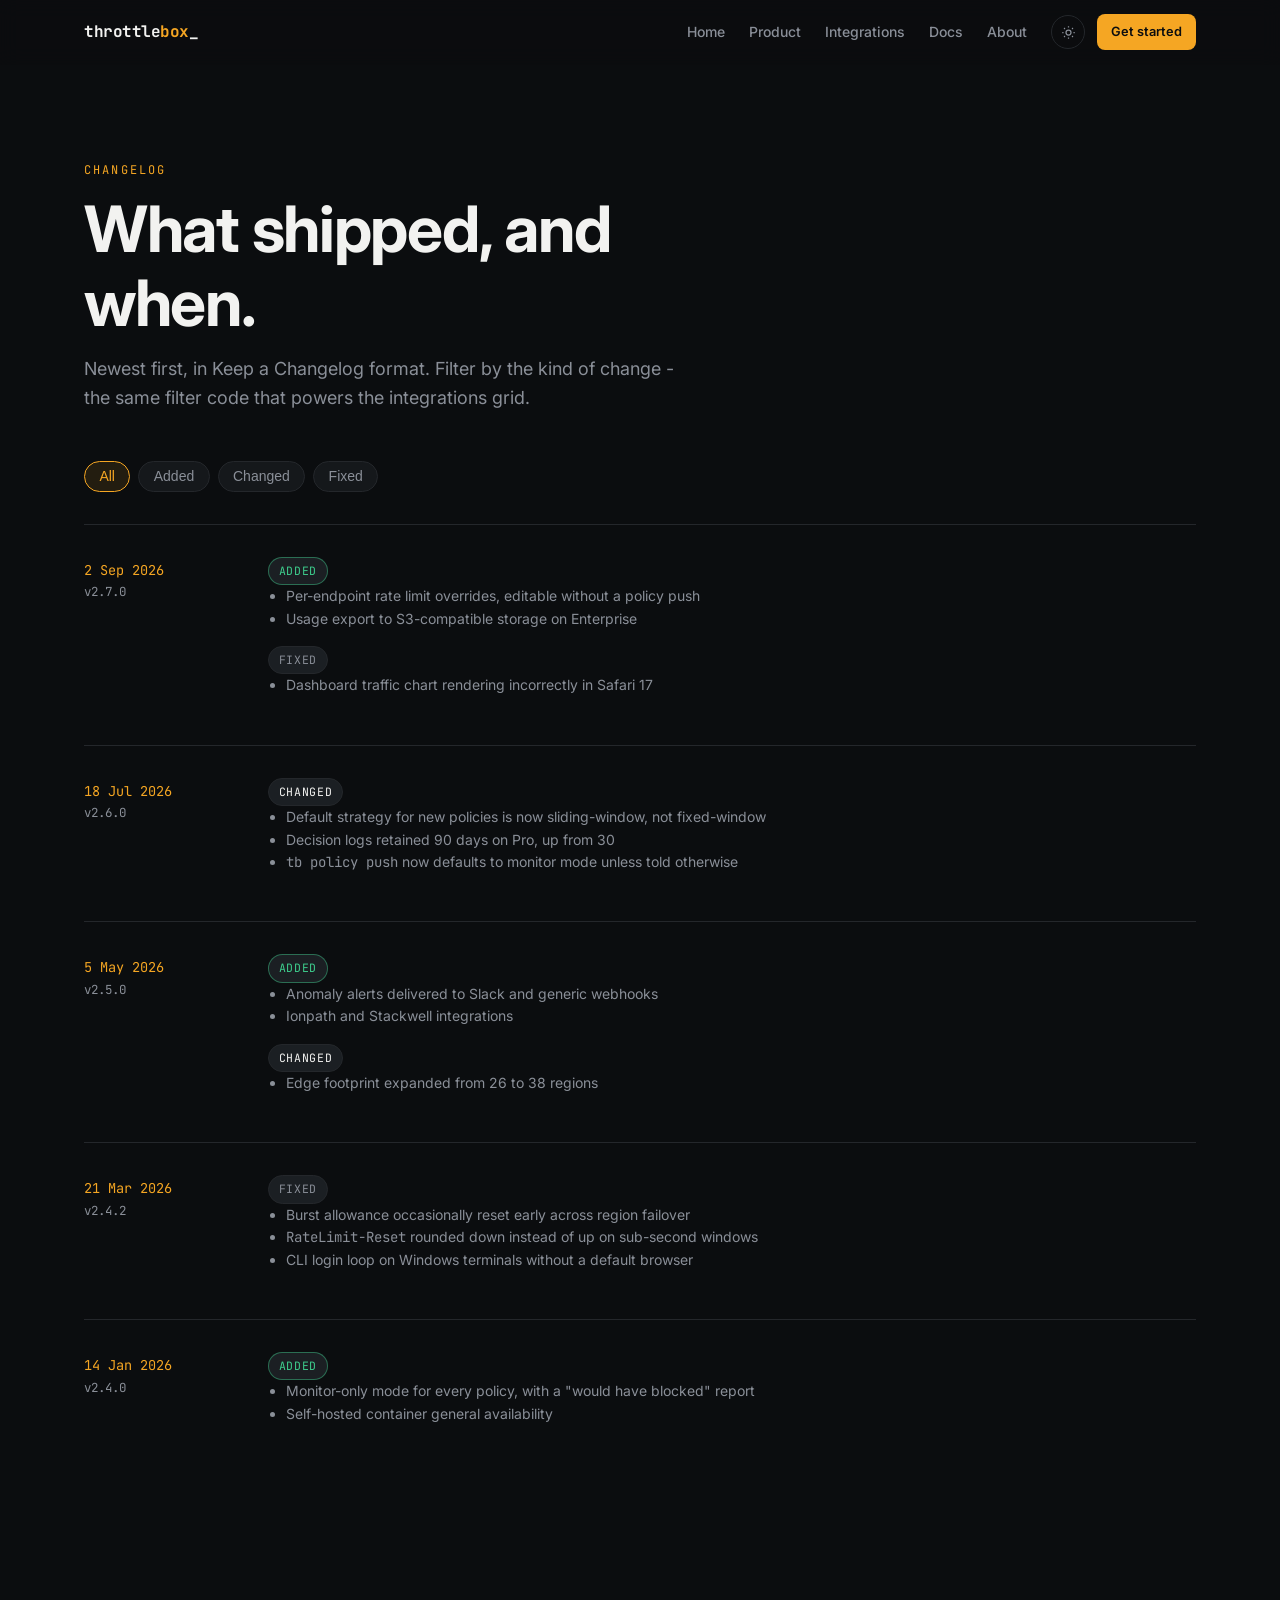
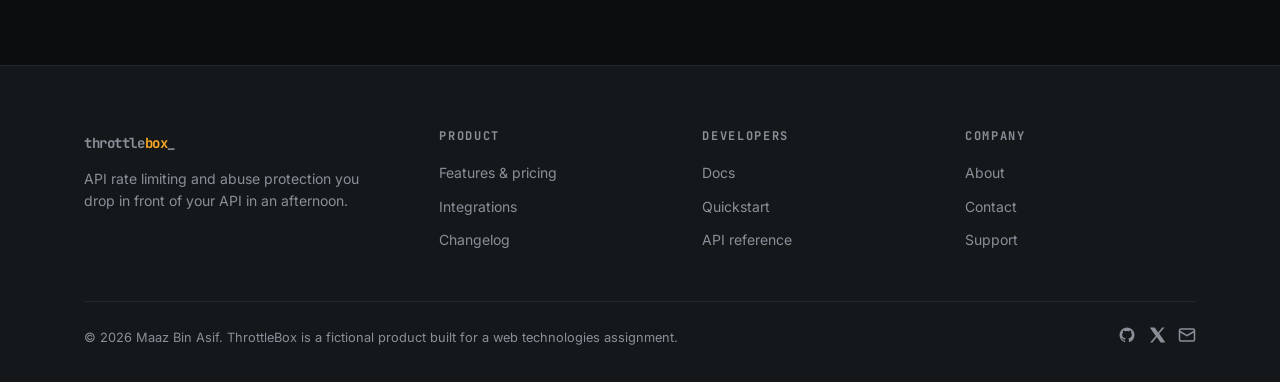
<file: changelog.html>
<!DOCTYPE html>
<html lang="en">
  <head>
    <meta charset="utf-8" />
    <meta name="viewport" content="width=device-width, initial-scale=1" />
    <title>Changelog - what shipped in ThrottleBox</title>
    <meta
      name="description"
      content="Every ThrottleBox release, newest first, tagged Added, Changed or Fixed. Filter the list to see only the kind of change you care about."
    />
    <meta property="og:title" content="ThrottleBox changelog" />
    <meta
      property="og:description"
      content="Release notes for ThrottleBox, tagged Added, Changed and Fixed, newest first."
    />
    <meta property="og:type" content="website" />
    <meta name="twitter:card" content="summary_large_image" />
    <link rel="icon" href="favicon.svg" type="image/svg+xml" />
    <link rel="preconnect" href="https://fonts.googleapis.com" />
    <link rel="preconnect" href="https://fonts.gstatic.com" crossorigin />
    <link
      href="https://fonts.googleapis.com/css2?family=Inter:wght@400;500;600;700&family=JetBrains+Mono:wght@400;700&display=swap"
      rel="stylesheet"
    />
    <link rel="stylesheet" href="css/style.css" />
  </head>
  <body>
    <a class="skip-link" href="#main">Skip to content</a>
    <site-nav></site-nav>

    <main id="main">
      <section class="section">
        <div class="container">
          <div class="section-head">
            <p class="eyebrow">Changelog</p>
            <h1>What shipped, and when.</h1>
            <p class="lede">
              Newest first, in Keep a Changelog format. Filter by the kind of change - the same
              filter code that powers the integrations grid.
            </p>
          </div>

          <div class="filters" data-filter-group="release-list" data-empty-message="no-releases" role="group" aria-label="Filter releases">
            <button class="filter-btn is-active" type="button" data-filter="all" aria-pressed="true">All</button>
            <button class="filter-btn" type="button" data-filter="added" aria-pressed="false">Added</button>
            <button class="filter-btn" type="button" data-filter="changed" aria-pressed="false">Changed</button>
            <button class="filter-btn" type="button" data-filter="fixed" aria-pressed="false">Fixed</button>
          </div>

          <div id="release-list">
            <article class="release" data-category="added fixed">
              <header>
                <time datetime="2026-09-02">2 Sep 2026</time>
                <p class="mono" style="font-size: 0.78rem">v2.7.0</p>
              </header>
              <div>
                <div class="change-group">
                  <span class="pill pill--added">Added</span>
                  <ul>
                    <li>Per-endpoint rate limit overrides, editable without a policy push</li>
                    <li>Usage export to S3-compatible storage on Enterprise</li>
                  </ul>
                </div>
                <div class="change-group">
                  <span class="pill pill--fixed">Fixed</span>
                  <ul>
                    <li>Dashboard traffic chart rendering incorrectly in Safari 17</li>
                  </ul>
                </div>
              </div>
            </article>

            <article class="release" data-category="changed">
              <header>
                <time datetime="2026-07-18">18 Jul 2026</time>
                <p class="mono" style="font-size: 0.78rem">v2.6.0</p>
              </header>
              <div>
                <div class="change-group">
                  <span class="pill pill--changed">Changed</span>
                  <ul>
                    <li>Default strategy for new policies is now sliding-window, not fixed-window</li>
                    <li>Decision logs retained 90 days on Pro, up from 30</li>
                    <li><code>tb policy push</code> now defaults to monitor mode unless told otherwise</li>
                  </ul>
                </div>
              </div>
            </article>

            <article class="release" data-category="added changed">
              <header>
                <time datetime="2026-05-05">5 May 2026</time>
                <p class="mono" style="font-size: 0.78rem">v2.5.0</p>
              </header>
              <div>
                <div class="change-group">
                  <span class="pill pill--added">Added</span>
                  <ul>
                    <li>Anomaly alerts delivered to Slack and generic webhooks</li>
                    <li>Ionpath and Stackwell integrations</li>
                  </ul>
                </div>
                <div class="change-group">
                  <span class="pill pill--changed">Changed</span>
                  <ul>
                    <li>Edge footprint expanded from 26 to 38 regions</li>
                  </ul>
                </div>
              </div>
            </article>

            <article class="release" data-category="fixed">
              <header>
                <time datetime="2026-03-21">21 Mar 2026</time>
                <p class="mono" style="font-size: 0.78rem">v2.4.2</p>
              </header>
              <div>
                <div class="change-group">
                  <span class="pill pill--fixed">Fixed</span>
                  <ul>
                    <li>Burst allowance occasionally reset early across region failover</li>
                    <li><code>RateLimit-Reset</code> rounded down instead of up on sub-second windows</li>
                    <li>CLI login loop on Windows terminals without a default browser</li>
                  </ul>
                </div>
              </div>
            </article>

            <article class="release" data-category="added">
              <header>
                <time datetime="2026-01-14">14 Jan 2026</time>
                <p class="mono" style="font-size: 0.78rem">v2.4.0</p>
              </header>
              <div>
                <div class="change-group">
                  <span class="pill pill--added">Added</span>
                  <ul>
                    <li>Monitor-only mode for every policy, with a "would have blocked" report</li>
                    <li>Self-hosted container general availability</li>
                  </ul>
                </div>
              </div>
            </article>
          </div>

          <p id="no-releases" class="is-hidden" style="margin-top: var(--s-6)">
            No releases with that tag yet.
          </p>
        </div>
      </section>
    </main>

    <site-footer></site-footer>

    <script src="js/components.js"></script>
    <script src="js/nav.js"></script>
    <script src="js/filter-buttons.js"></script>
  </body>
</html>
</file>
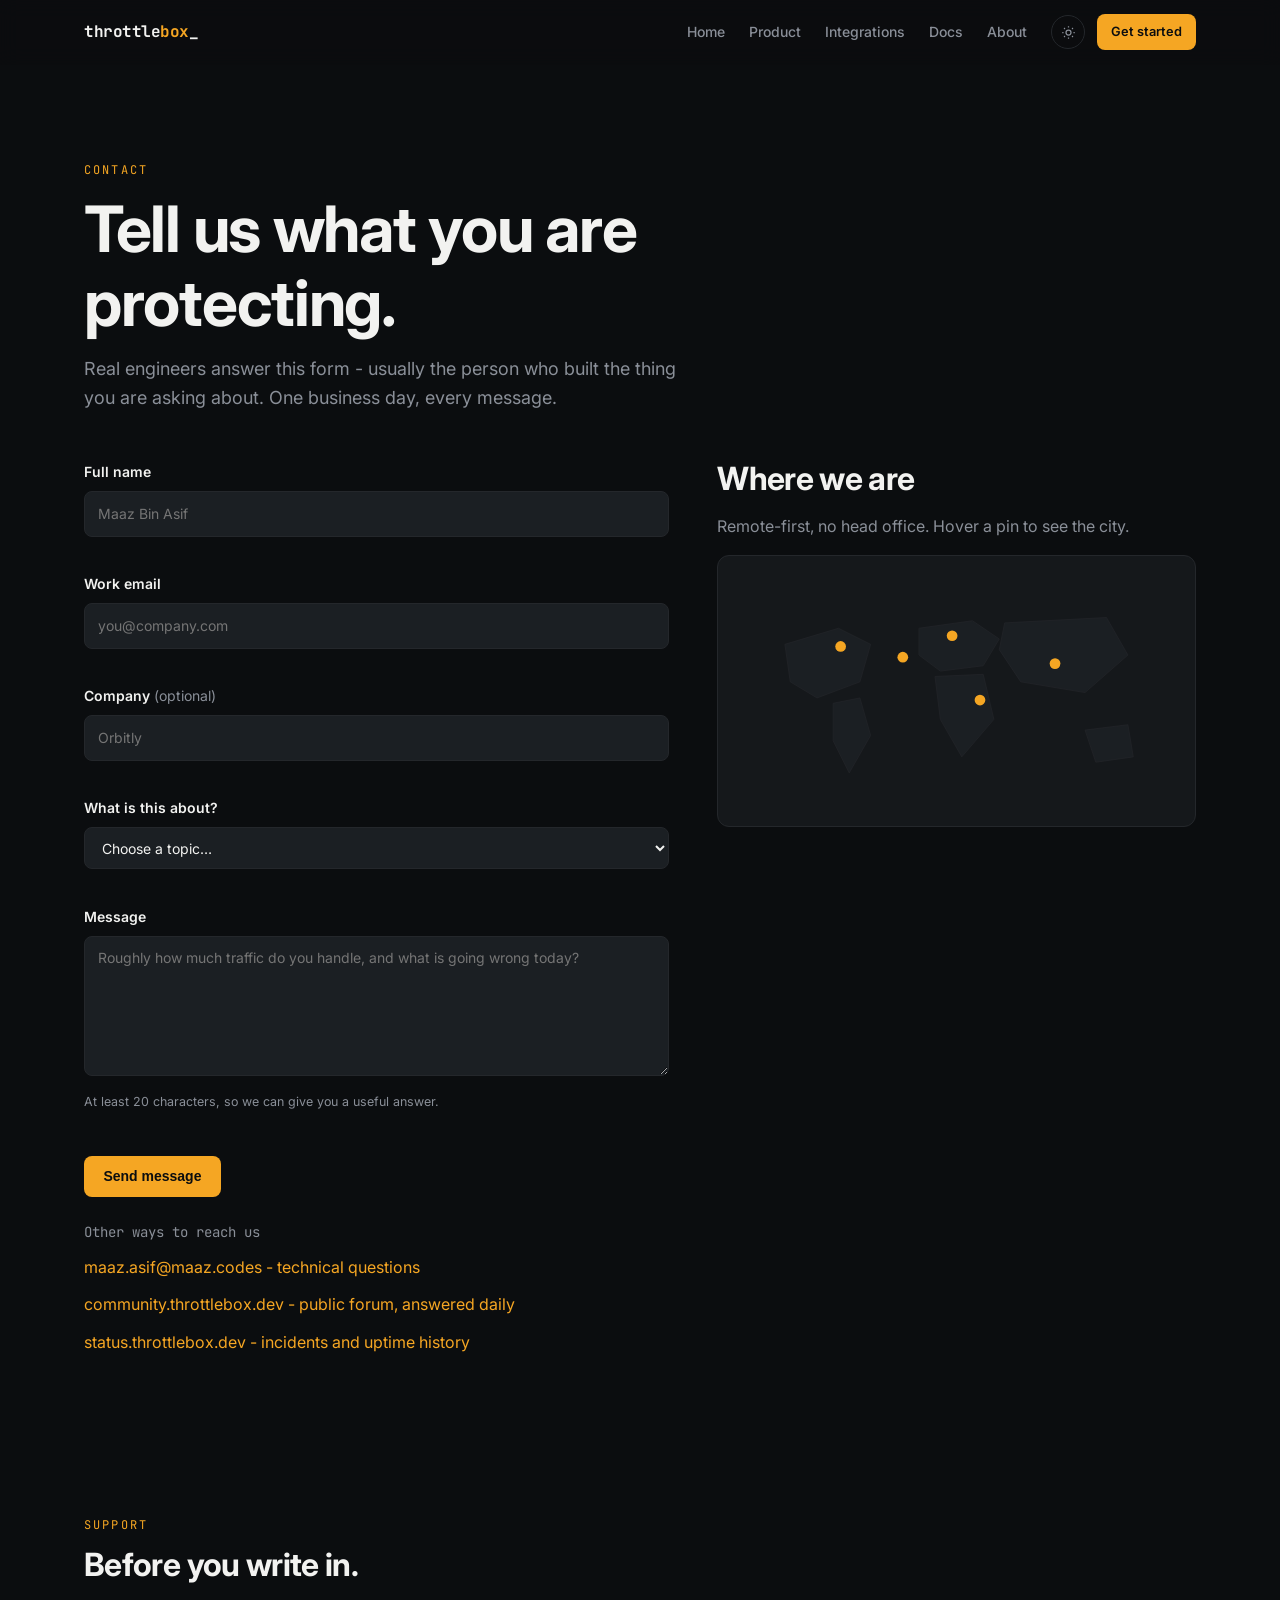
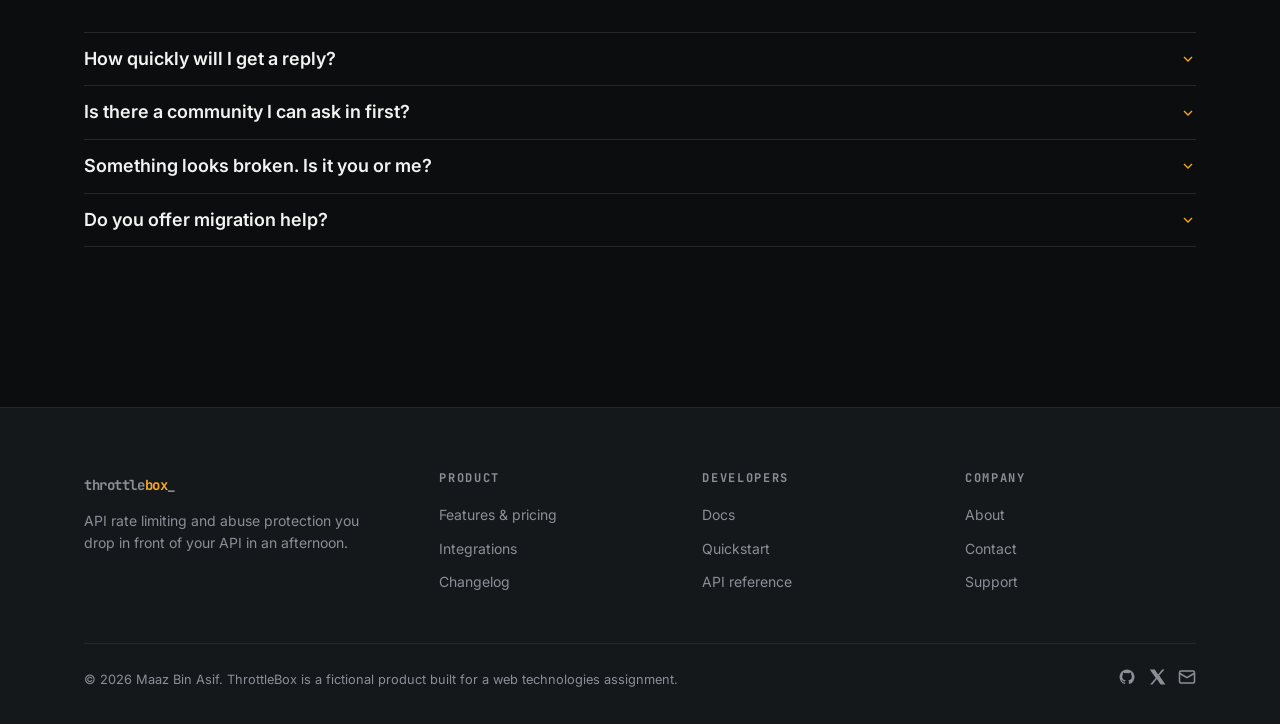
<file: contact.html>
<!DOCTYPE html>
<html lang="en">
  <head>
    <meta charset="utf-8" />
    <meta name="viewport" content="width=device-width, initial-scale=1" />
    <title>Contact ThrottleBox - talk to the team</title>
    <meta
      name="description"
      content="Send the ThrottleBox team a message, see where our distributed team works from, and read support answers on response times, community and status."
    />
    <meta property="og:title" content="Contact ThrottleBox" />
    <meta
      property="og:description"
      content="Message the team, check support answers, and see where our remote-first team is based."
    />
    <meta property="og:type" content="website" />
    <meta name="twitter:card" content="summary_large_image" />
    <link rel="icon" href="favicon.svg" type="image/svg+xml" />
    <link rel="preconnect" href="https://fonts.googleapis.com" />
    <link rel="preconnect" href="https://fonts.gstatic.com" crossorigin />
    <link
      href="https://fonts.googleapis.com/css2?family=Inter:wght@400;500;600;700&family=JetBrains+Mono:wght@400;700&display=swap"
      rel="stylesheet"
    />
    <link rel="stylesheet" href="css/style.css" />
  </head>
  <body>
    <a class="skip-link" href="#main">Skip to content</a>
    <site-nav></site-nav>

    <main id="main">
      <section class="section">
        <div class="container">
          <div class="section-head">
            <p class="eyebrow">Contact</p>
            <h1>Tell us what you are protecting.</h1>
            <p class="lede">
              Real engineers answer this form - usually the person who built the thing you are
              asking about. One business day, every message.
            </p>
          </div>

          <div class="contact-layout">
            <!-- FORM -->
            <div>
              <form id="contact-form" novalidate>
                <div class="field">
                  <label for="name">Full name</label>
                  <input type="text" id="name" name="name" autocomplete="name" placeholder="Maaz Bin Asif" />
                  <span class="error-msg" aria-live="polite"></span>
                </div>

                <div class="field">
                  <label for="email">Work email</label>
                  <input type="email" id="email" name="email" autocomplete="email" placeholder="you@company.com" />
                  <span class="error-msg" aria-live="polite"></span>
                </div>

                <div class="field">
                  <label for="company">Company <span style="color: var(--muted); font-weight: 400">(optional)</span></label>
                  <input type="text" id="company" name="company" autocomplete="organization" placeholder="Orbitly" />
                  <span class="error-msg" aria-live="polite"></span>
                </div>

                <div class="field">
                  <label for="topic">What is this about?</label>
                  <select id="topic" name="topic">
                    <option value="">Choose a topic…</option>
                    <option value="sales">Pricing or Enterprise plan</option>
                    <option value="support">Technical support</option>
                    <option value="integration">Request an integration</option>
                    <option value="other">Something else</option>
                  </select>
                  <span class="error-msg" aria-live="polite"></span>
                </div>

                <div class="field">
                  <label for="message">Message</label>
                  <textarea id="message" name="message" placeholder="Roughly how much traffic do you handle, and what is going wrong today?"></textarea>
                  <p class="hint">At least 20 characters, so we can give you a useful answer.</p>
                  <span class="error-msg" aria-live="polite"></span>
                </div>

                <button class="btn btn--primary" type="submit">Send message</button>
              </form>

              <div class="contact-channels">
                <p class="mono" style="font-size: var(--fs-small); margin: 0">Other ways to reach us</p>
                <a href="mailto:maaz.asif@maaz.codes">maaz.asif@maaz.codes - technical questions</a>
                <a href="contact.html">community.throttlebox.dev - public forum, answered daily</a>
                <a href="contact.html">status.throttlebox.dev - incidents and uptime history</a>
              </div>
            </div>

            <!-- MAP -->
            <div>
              <h2>Where we are</h2>
              <p>Remote-first, no head office. Hover a pin to see the city.</p>
              <div class="map-wrap" id="map-wrap">
                <span class="map-tooltip" id="map-tooltip" role="status"></span>
                <svg viewBox="0 0 400 200" role="img" aria-label="World map showing team locations in Lisbon, Karachi, Nairobi, Berlin and Toronto">
                  <!-- stylised landmasses -->
                  <path class="map-land" d="M40 60 L90 45 L120 60 L110 95 L70 110 L45 95 Z" />
                  <path class="map-land" d="M85 115 L110 110 L120 145 L100 180 L85 150 Z" />
                  <path class="map-land" d="M165 45 L215 38 L240 55 L225 80 L185 85 L165 70 Z" />
                  <path class="map-land" d="M180 90 L225 88 L235 130 L205 165 L185 130 Z" />
                  <path class="map-land" d="M245 40 L340 35 L360 70 L320 105 L260 95 L240 65 Z" />
                  <path class="map-land" d="M320 140 L360 135 L365 165 L330 170 Z" />

                  <circle class="map-pin" cx="150" cy="72" r="5" data-city="Lisbon, Portugal" tabindex="0" role="button" aria-label="Lisbon, Portugal" />
                  <circle class="map-pin" cx="292" cy="78" r="5" data-city="Karachi, Pakistan" tabindex="0" role="button" aria-label="Karachi, Pakistan" />
                  <circle class="map-pin" cx="222" cy="112" r="5" data-city="Nairobi, Kenya" tabindex="0" role="button" aria-label="Nairobi, Kenya" />
                  <circle class="map-pin" cx="196" cy="52" r="5" data-city="Berlin, Germany" tabindex="0" role="button" aria-label="Berlin, Germany" />
                  <circle class="map-pin" cx="92" cy="62" r="5" data-city="Toronto, Canada" tabindex="0" role="button" aria-label="Toronto, Canada" />
                </svg>
              </div>
            </div>
          </div>
        </div>
      </section>

      <!-- SUPPORT FAQ -->
      <aside class="section section--tight" id="support-faq" aria-labelledby="support-title">
        <div class="container">
          <div class="section-head">
            <p class="eyebrow">Support</p>
            <h2 id="support-title">Before you write in.</h2>
          </div>
          <div class="accordion" data-accordion>
            <div class="accordion__item">
              <h3 style="margin: 0">
                <button class="accordion__trigger" type="button" aria-expanded="false" aria-controls="sf-1">
                  How quickly will I get a reply?
                  <svg class="chev" width="16" height="16" viewBox="0 0 24 24" fill="none" stroke="currentColor" stroke-width="2" aria-hidden="true"><path d="m6 9 6 6 6-6"/></svg>
                </button>
              </h3>
              <div class="accordion__panel" id="sf-1">
                One business day on Pro, and usually much faster. Enterprise customers get a
                shared Slack channel with a four hour response target during their business hours.
              </div>
            </div>

            <div class="accordion__item">
              <h3 style="margin: 0">
                <button class="accordion__trigger" type="button" aria-expanded="false" aria-controls="sf-2">
                  Is there a community I can ask in first?
                  <svg class="chev" width="16" height="16" viewBox="0 0 24 24" fill="none" stroke="currentColor" stroke-width="2" aria-hidden="true"><path d="m6 9 6 6 6-6"/></svg>
                </button>
              </h3>
              <div class="accordion__panel" id="sf-2">
                Yes - the public forum is free for everyone, including Free plan users, and our
                engineers answer there every weekday.
              </div>
            </div>

            <div class="accordion__item">
              <h3 style="margin: 0">
                <button class="accordion__trigger" type="button" aria-expanded="false" aria-controls="sf-3">
                  Something looks broken. Is it you or me?
                  <svg class="chev" width="16" height="16" viewBox="0 0 24 24" fill="none" stroke="currentColor" stroke-width="2" aria-hidden="true"><path d="m6 9 6 6 6-6"/></svg>
                </button>
              </h3>
              <div class="accordion__panel" id="sf-3">
                Check the status page first: it shows live edge health per region and a full
                incident history, including post-incident reviews.
              </div>
            </div>

            <div class="accordion__item">
              <h3 style="margin: 0">
                <button class="accordion__trigger" type="button" aria-expanded="false" aria-controls="sf-4">
                  Do you offer migration help?
                  <svg class="chev" width="16" height="16" viewBox="0 0 24 24" fill="none" stroke="currentColor" stroke-width="2" aria-hidden="true"><path d="m6 9 6 6 6-6"/></svg>
                </button>
              </h3>
              <div class="accordion__panel" id="sf-4">
                For anything above 50 million requests a month we will translate your existing
                limiter config into a ThrottleBox policy for you, free, before you commit.
              </div>
            </div>
          </div>
        </div>
      </aside>
    </main>

    <site-footer></site-footer>

    <script src="js/components.js"></script>
    <script src="js/nav.js"></script>
    <script src="js/form-validation.js"></script>
    <script src="js/faq-accordion.js"></script>
    <script src="js/contact-map.js"></script>
  </body>
</html>
</file>
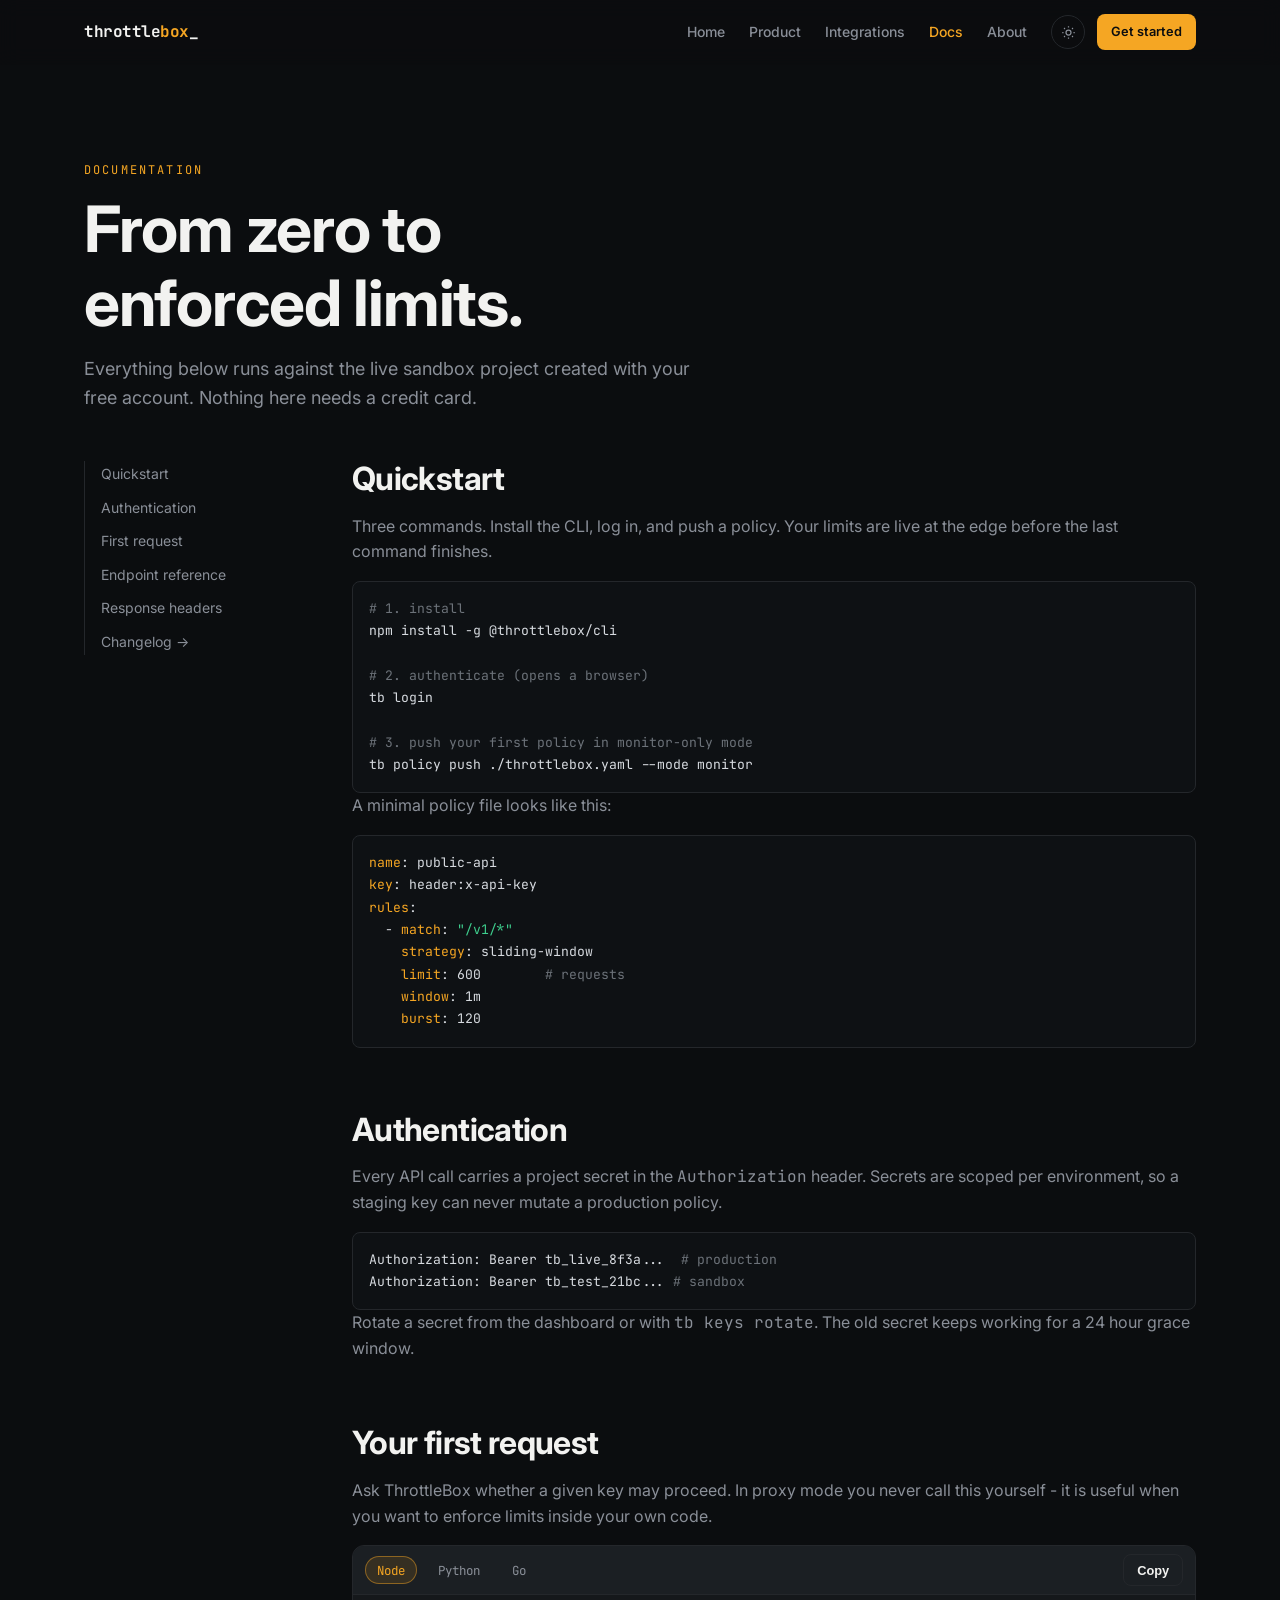
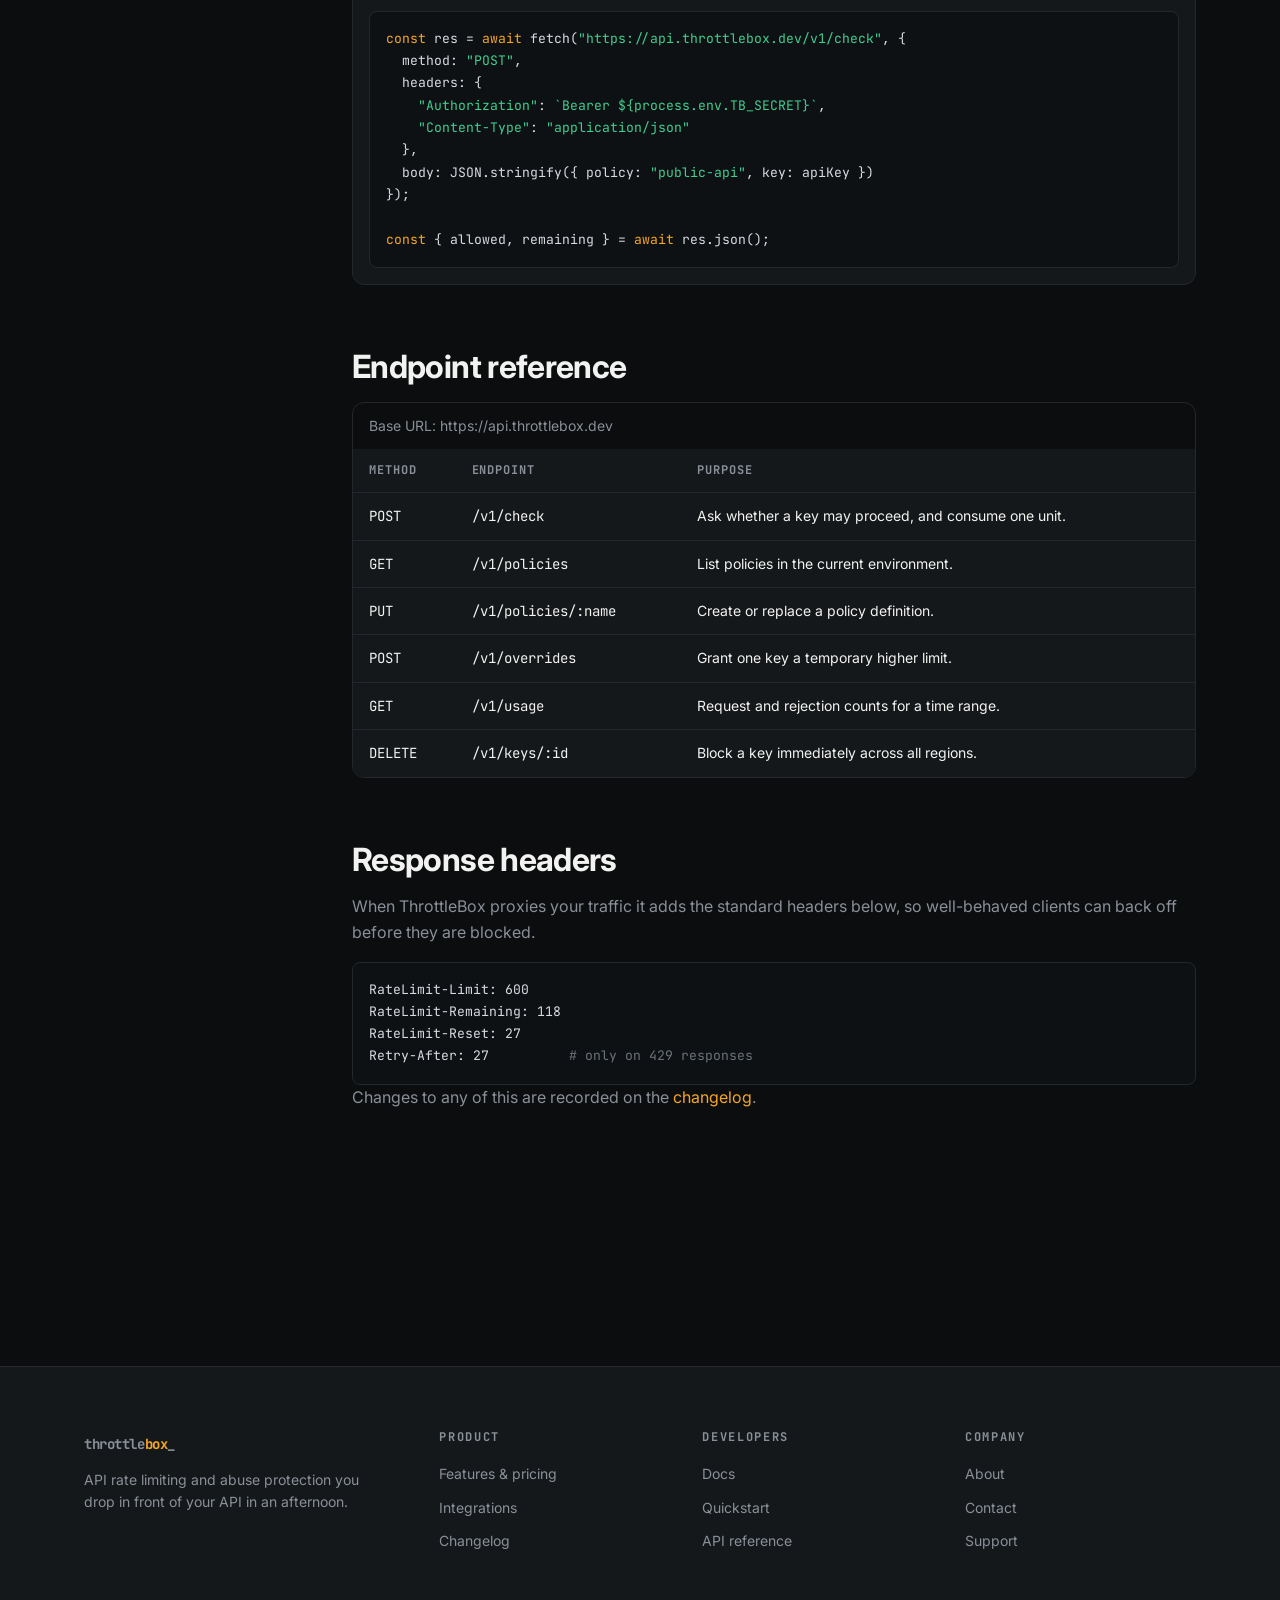
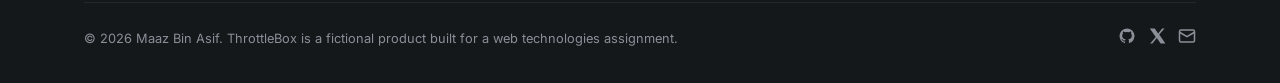
<file: docs.html>
<!DOCTYPE html>
<html lang="en">
  <head>
    <meta charset="utf-8" />
    <meta name="viewport" content="width=device-width, initial-scale=1" />
    <title>Docs - ThrottleBox quickstart and API reference</title>
    <meta
      name="description"
      content="Authenticate, send your first rate-limited request and read the ThrottleBox endpoint reference, with copy-paste samples in Node, Python and Go."
    />
    <meta property="og:title" content="ThrottleBox docs" />
    <meta
      property="og:description"
      content="Quickstart, authentication, endpoint reference and response headers for the ThrottleBox API."
    />
    <meta property="og:type" content="website" />
    <meta name="twitter:card" content="summary_large_image" />
    <link rel="icon" href="favicon.svg" type="image/svg+xml" />
    <link rel="preconnect" href="https://fonts.googleapis.com" />
    <link rel="preconnect" href="https://fonts.gstatic.com" crossorigin />
    <link
      href="https://fonts.googleapis.com/css2?family=Inter:wght@400;500;600;700&family=JetBrains+Mono:wght@400;700&display=swap"
      rel="stylesheet"
    />
    <link rel="stylesheet" href="css/style.css" />
  </head>
  <body>
    <a class="skip-link" href="#main">Skip to content</a>
    <site-nav></site-nav>

    <main id="main">
      <section class="section">
        <div class="container">
          <div class="section-head">
            <p class="eyebrow">Documentation</p>
            <h1>From zero to enforced limits.</h1>
            <p class="lede">
              Everything below runs against the live sandbox project created with your free
              account. Nothing here needs a credit card.
            </p>
          </div>

          <div class="docs-layout">
            <nav class="docs-nav" aria-label="On this page">
              <ul>
                <li><a href="#quickstart">Quickstart</a></li>
                <li><a href="#auth">Authentication</a></li>
                <li><a href="#first-request">First request</a></li>
                <li><a href="#endpoints">Endpoint reference</a></li>
                <li><a href="#headers">Response headers</a></li>
                <li><a href="changelog.html">Changelog →</a></li>
              </ul>
            </nav>

            <article class="docs-article">
              <section id="quickstart">
                <h2>Quickstart</h2>
                <p>
                  Three commands. Install the CLI, log in, and push a policy. Your limits are
                  live at the edge before the last command finishes.
                </p>
<pre class="code-block"><code><span class="tok-com"># 1. install</span>
npm install -g @throttlebox/cli

<span class="tok-com"># 2. authenticate (opens a browser)</span>
tb login

<span class="tok-com"># 3. push your first policy in monitor-only mode</span>
tb policy push ./throttlebox.yaml --mode monitor</code></pre>
                <p>A minimal policy file looks like this:</p>
<pre class="code-block"><code><span class="tok-key">name</span>: public-api
<span class="tok-key">key</span>: header:x-api-key
<span class="tok-key">rules</span>:
  - <span class="tok-key">match</span>: <span class="tok-str">"/v1/*"</span>
    <span class="tok-key">strategy</span>: sliding-window
    <span class="tok-key">limit</span>: 600        <span class="tok-com"># requests</span>
    <span class="tok-key">window</span>: 1m
    <span class="tok-key">burst</span>: 120</code></pre>
              </section>

              <section id="auth">
                <h2>Authentication</h2>
                <p>
                  Every API call carries a project secret in the <code>Authorization</code>
                  header. Secrets are scoped per environment, so a staging key can never mutate
                  a production policy.
                </p>
<pre class="code-block"><code>Authorization: Bearer tb_live_8f3a...  <span class="tok-com"># production</span>
Authorization: Bearer tb_test_21bc... <span class="tok-com"># sandbox</span></code></pre>
                <p>
                  Rotate a secret from the dashboard or with <code>tb keys rotate</code>. The old
                  secret keeps working for a 24 hour grace window.
                </p>
              </section>

              <section id="first-request">
                <h2>Your first request</h2>
                <p>
                  Ask ThrottleBox whether a given key may proceed. In proxy mode you never call
                  this yourself - it is useful when you want to enforce limits inside your own
                  code.
                </p>

                <div class="snippet" data-snippet>
                  <div class="snippet__bar" role="tablist" aria-label="Sample language">
                    <button class="tab" role="tab" type="button" data-lang="node" aria-selected="true">Node</button>
                    <button class="tab" role="tab" type="button" data-lang="python" aria-selected="false">Python</button>
                    <button class="tab" role="tab" type="button" data-lang="go" aria-selected="false">Go</button>
                    <button class="btn btn--secondary btn--sm copy-btn" type="button" data-copy>Copy</button>
                  </div>
                  <div class="snippet__body">
<pre class="code-block" data-pane="node"><code><span class="tok-key">const</span> res = <span class="tok-key">await</span> fetch(<span class="tok-str">"https://api.throttlebox.dev/v1/check"</span>, {
  method: <span class="tok-str">"POST"</span>,
  headers: {
    <span class="tok-str">"Authorization"</span>: <span class="tok-str">`Bearer ${process.env.TB_SECRET}`</span>,
    <span class="tok-str">"Content-Type"</span>: <span class="tok-str">"application/json"</span>
  },
  body: JSON.stringify({ policy: <span class="tok-str">"public-api"</span>, key: apiKey })
});

<span class="tok-key">const</span> { allowed, remaining } = <span class="tok-key">await</span> res.json();</code></pre>
<pre class="code-block is-hidden" data-pane="python"><code><span class="tok-key">import</span> os, requests

res = requests.post(
    <span class="tok-str">"https://api.throttlebox.dev/v1/check"</span>,
    headers={<span class="tok-str">"Authorization"</span>: f<span class="tok-str">"Bearer {os.environ['TB_SECRET']}"</span>},
    json={<span class="tok-str">"policy"</span>: <span class="tok-str">"public-api"</span>, <span class="tok-str">"key"</span>: api_key},
    timeout=2,
)

allowed = res.json()[<span class="tok-str">"allowed"</span>]</code></pre>
<pre class="code-block is-hidden" data-pane="go"><code>body, _ := json.Marshal(map[<span class="tok-key">string</span>]<span class="tok-key">string</span>{
    <span class="tok-str">"policy"</span>: <span class="tok-str">"public-api"</span>,
    <span class="tok-str">"key"</span>:    apiKey,
})

req, _ := http.NewRequest(<span class="tok-str">"POST"</span>, <span class="tok-str">"https://api.throttlebox.dev/v1/check"</span>, bytes.NewReader(body))
req.Header.Set(<span class="tok-str">"Authorization"</span>, <span class="tok-str">"Bearer "</span>+os.Getenv(<span class="tok-str">"TB_SECRET"</span>))

resp, err := http.DefaultClient.Do(req)</code></pre>
                  </div>
                </div>
              </section>

              <section id="endpoints">
                <h2>Endpoint reference</h2>
                <div class="table-wrap">
                  <table>
                    <caption>Base URL: https://api.throttlebox.dev</caption>
                    <thead>
                      <tr>
                        <th scope="col">Method</th>
                        <th scope="col">Endpoint</th>
                        <th scope="col">Purpose</th>
                      </tr>
                    </thead>
                    <tbody>
                      <tr><td class="mono">POST</td><td class="mono">/v1/check</td><td>Ask whether a key may proceed, and consume one unit.</td></tr>
                      <tr><td class="mono">GET</td><td class="mono">/v1/policies</td><td>List policies in the current environment.</td></tr>
                      <tr><td class="mono">PUT</td><td class="mono">/v1/policies/:name</td><td>Create or replace a policy definition.</td></tr>
                      <tr><td class="mono">POST</td><td class="mono">/v1/overrides</td><td>Grant one key a temporary higher limit.</td></tr>
                      <tr><td class="mono">GET</td><td class="mono">/v1/usage</td><td>Request and rejection counts for a time range.</td></tr>
                      <tr><td class="mono">DELETE</td><td class="mono">/v1/keys/:id</td><td>Block a key immediately across all regions.</td></tr>
                    </tbody>
                  </table>
                </div>
              </section>

              <section id="headers">
                <h2>Response headers</h2>
                <p>
                  When ThrottleBox proxies your traffic it adds the standard headers below, so
                  well-behaved clients can back off before they are blocked.
                </p>
<pre class="code-block"><code>RateLimit-Limit: 600
RateLimit-Remaining: 118
RateLimit-Reset: 27
Retry-After: 27          <span class="tok-com"># only on 429 responses</span></code></pre>
                <p>Changes to any of this are recorded on the <a href="changelog.html">changelog</a>.</p>
              </section>
            </article>
          </div>
        </div>
      </section>
    </main>

    <site-footer></site-footer>

    <script src="js/components.js"></script>
    <script src="js/nav.js"></script>
    <script src="js/snippet-tabs.js"></script>
  </body>
</html>
</file>
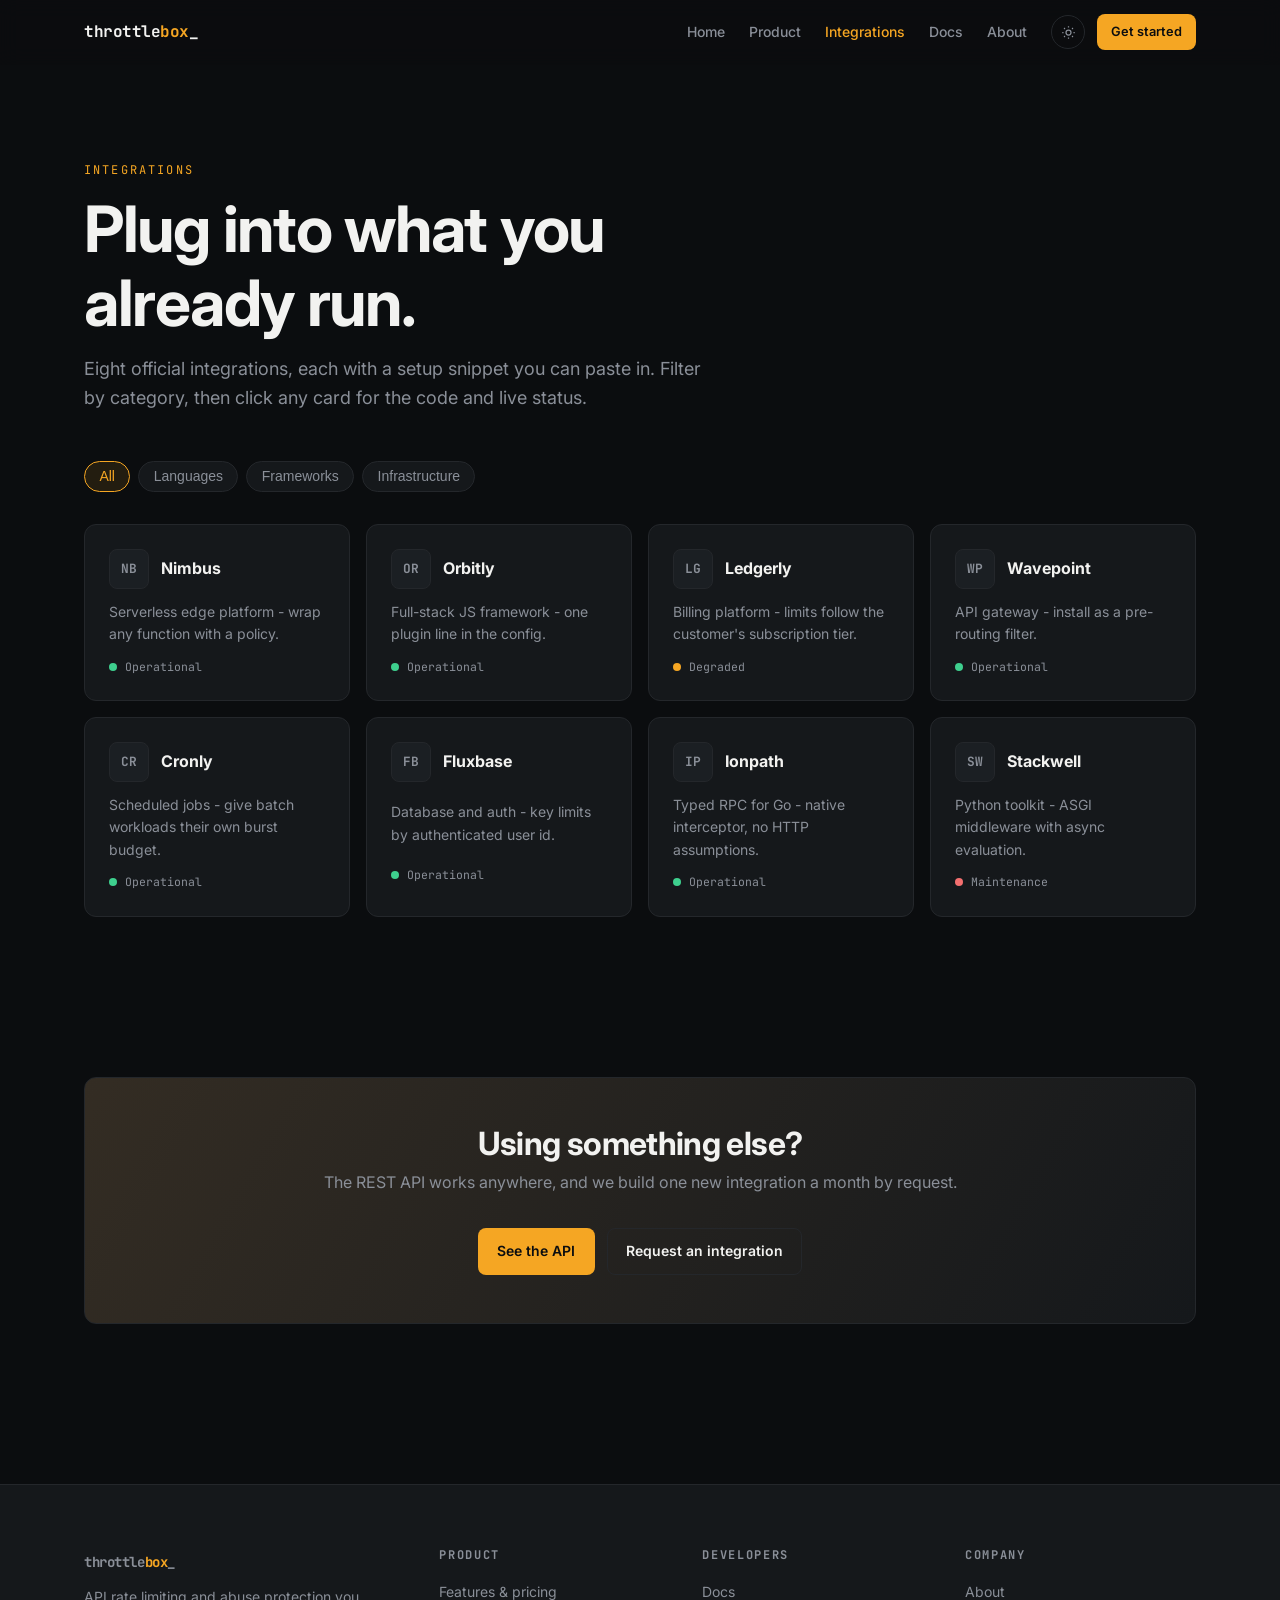
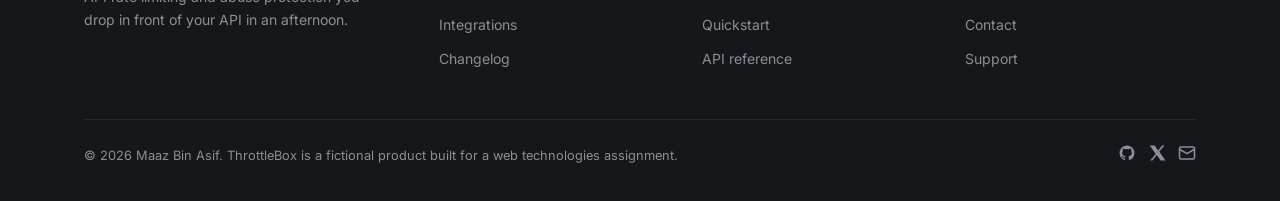
<file: integrations.html>
<!DOCTYPE html>
<html lang="en">
  <head>
    <meta charset="utf-8" />
    <meta name="viewport" content="width=device-width, initial-scale=1" />
    <title>Integrations - ThrottleBox works with your stack</title>
    <meta
      name="description"
      content="Browse ThrottleBox integrations for gateways, frameworks and languages. Filter by category and open any card for a copy-paste setup snippet."
    />
    <meta property="og:title" content="ThrottleBox integrations" />
    <meta
      property="og:description"
      content="Eight integrations across infrastructure, frameworks and languages, each with a setup snippet."
    />
    <meta property="og:type" content="website" />
    <meta name="twitter:card" content="summary_large_image" />
    <link rel="icon" href="favicon.svg" type="image/svg+xml" />
    <link rel="preconnect" href="https://fonts.googleapis.com" />
    <link rel="preconnect" href="https://fonts.gstatic.com" crossorigin />
    <link
      href="https://fonts.googleapis.com/css2?family=Inter:wght@400;500;600;700&family=JetBrains+Mono:wght@400;700&display=swap"
      rel="stylesheet"
    />
    <link rel="stylesheet" href="css/style.css" />
  </head>
  <body>
    <a class="skip-link" href="#main">Skip to content</a>
    <site-nav></site-nav>

    <main id="main">
      <section class="section">
        <div class="container">
          <div class="section-head">
            <p class="eyebrow">Integrations</p>
            <h1>Plug into what you already run.</h1>
            <p class="lede">
              Eight official integrations, each with a setup snippet you can paste in. Filter by
              category, then click any card for the code and live status.
            </p>
          </div>

          <div class="filters" data-filter-group="integration-grid" data-empty-message="no-results" role="group" aria-label="Filter integrations">
            <button class="filter-btn is-active" type="button" data-filter="all" aria-pressed="true">All</button>
            <button class="filter-btn" type="button" data-filter="languages" aria-pressed="false">Languages</button>
            <button class="filter-btn" type="button" data-filter="frameworks" aria-pressed="false">Frameworks</button>
            <button class="filter-btn" type="button" data-filter="infra" aria-pressed="false">Infrastructure</button>
          </div>

          <div class="integration-grid" id="integration-grid">
            <button class="integration-card" type="button" data-key="nimbus" data-category="infra">
              <span class="integration-card__top"><span class="monogram">NB</span><strong>Nimbus</strong></span>
              <p>Serverless edge platform - wrap any function with a policy.</p>
              <span class="status-row"><span class="status-dot"></span> Operational</span>
            </button>

            <button class="integration-card" type="button" data-key="orbitly" data-category="frameworks">
              <span class="integration-card__top"><span class="monogram">OR</span><strong>Orbitly</strong></span>
              <p>Full-stack JS framework - one plugin line in the config.</p>
              <span class="status-row"><span class="status-dot"></span> Operational</span>
            </button>

            <button class="integration-card" type="button" data-key="ledgerly" data-category="infra">
              <span class="integration-card__top"><span class="monogram">LG</span><strong>Ledgerly</strong></span>
              <p>Billing platform - limits follow the customer's subscription tier.</p>
              <span class="status-row"><span class="status-dot status-dot--degraded"></span> Degraded</span>
            </button>

            <button class="integration-card" type="button" data-key="wavepoint" data-category="infra">
              <span class="integration-card__top"><span class="monogram">WP</span><strong>Wavepoint</strong></span>
              <p>API gateway - install as a pre-routing filter.</p>
              <span class="status-row"><span class="status-dot"></span> Operational</span>
            </button>

            <button class="integration-card" type="button" data-key="cronly" data-category="infra">
              <span class="integration-card__top"><span class="monogram">CR</span><strong>Cronly</strong></span>
              <p>Scheduled jobs - give batch workloads their own burst budget.</p>
              <span class="status-row"><span class="status-dot"></span> Operational</span>
            </button>

            <button class="integration-card" type="button" data-key="fluxbase" data-category="infra frameworks">
              <span class="integration-card__top"><span class="monogram">FB</span><strong>Fluxbase</strong></span>
              <p>Database and auth - key limits by authenticated user id.</p>
              <span class="status-row"><span class="status-dot"></span> Operational</span>
            </button>

            <button class="integration-card" type="button" data-key="ionpath" data-category="languages">
              <span class="integration-card__top"><span class="monogram">IP</span><strong>Ionpath</strong></span>
              <p>Typed RPC for Go - native interceptor, no HTTP assumptions.</p>
              <span class="status-row"><span class="status-dot"></span> Operational</span>
            </button>

            <button class="integration-card" type="button" data-key="stackwell" data-category="languages frameworks">
              <span class="integration-card__top"><span class="monogram">SW</span><strong>Stackwell</strong></span>
              <p>Python toolkit - ASGI middleware with async evaluation.</p>
              <span class="status-row"><span class="status-dot status-dot--down"></span> Maintenance</span>
            </button>
          </div>

          <p id="no-results" class="is-hidden" style="margin-top: var(--s-6)">
            Nothing in that category yet - tell us what you need and we will build it.
          </p>
        </div>
      </section>

      <section class="section section--tight">
        <div class="container">
          <div class="cta-banner">
            <h2>Using something else?</h2>
            <p>The REST API works anywhere, and we build one new integration a month by request.</p>
            <div class="hero__cta">
              <a class="btn btn--primary" href="docs.html#endpoints">See the API</a>
              <a class="btn btn--secondary" href="contact.html">Request an integration</a>
            </div>
          </div>
        </div>
      </section>
    </main>

    <!-- shared detail modal, filled by integrations.js -->
    <div class="modal" id="integration-modal" role="dialog" aria-modal="true" aria-labelledby="modal-title" aria-hidden="true">
      <div class="modal__dialog">
        <button class="modal__close" type="button" data-modal-close aria-label="Close dialog">&times;</button>
        <h2 id="modal-title">Integration</h2>
        <p id="modal-meta" style="display: flex; gap: var(--s-2); flex-wrap: wrap"></p>
        <p id="modal-blurb"></p>
        <h3>How to integrate</h3>
        <pre class="code-block"><code id="modal-code"></code></pre>
        <div style="margin-top: var(--s-6); display: flex; gap: var(--s-3); flex-wrap: wrap">
          <a class="btn btn--primary btn--sm" href="docs.html#quickstart">Full quickstart</a>
          <button class="btn btn--secondary btn--sm" type="button" data-modal-close>Close</button>
        </div>
      </div>
    </div>

    <site-footer></site-footer>

    <script src="js/components.js"></script>
    <script src="js/nav.js"></script>
    <script src="js/filter-buttons.js"></script>
    <script src="js/modal.js"></script>
    <script src="js/integrations.js"></script>
  </body>
</html>
</file>
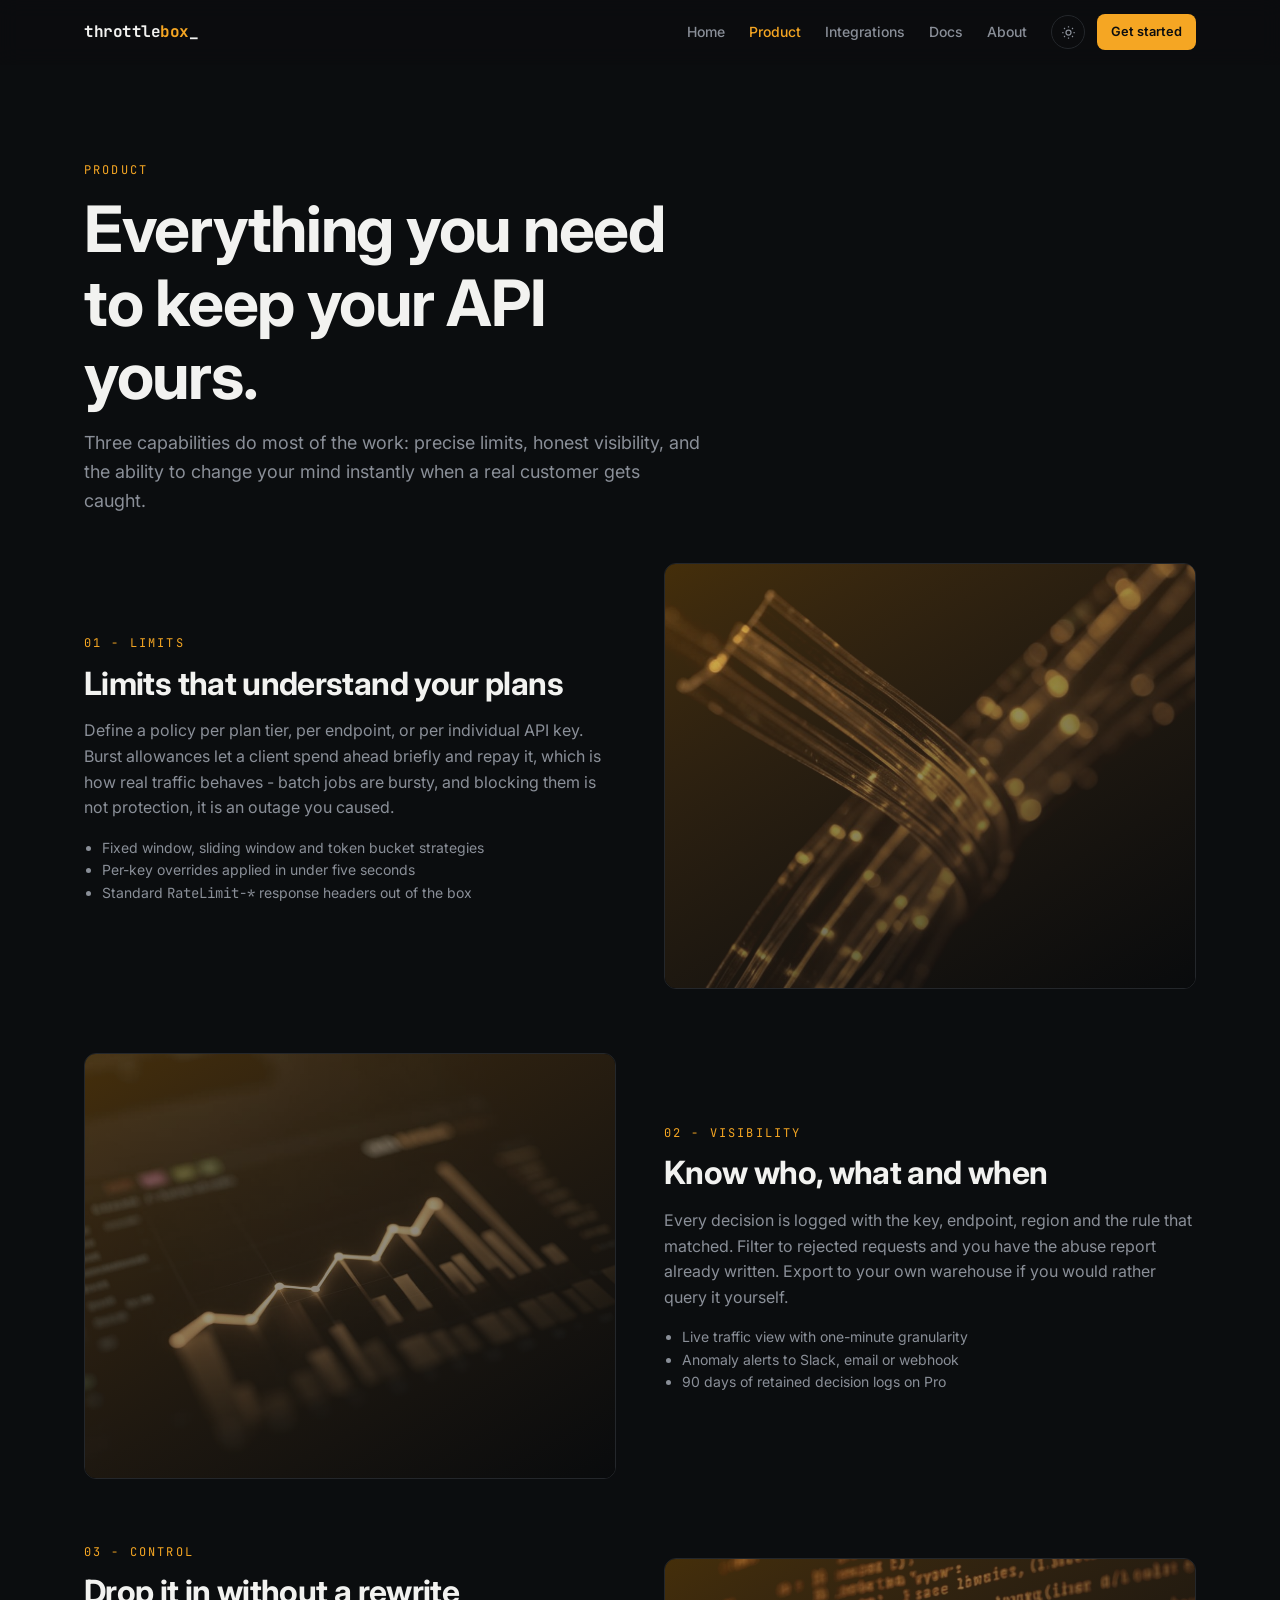
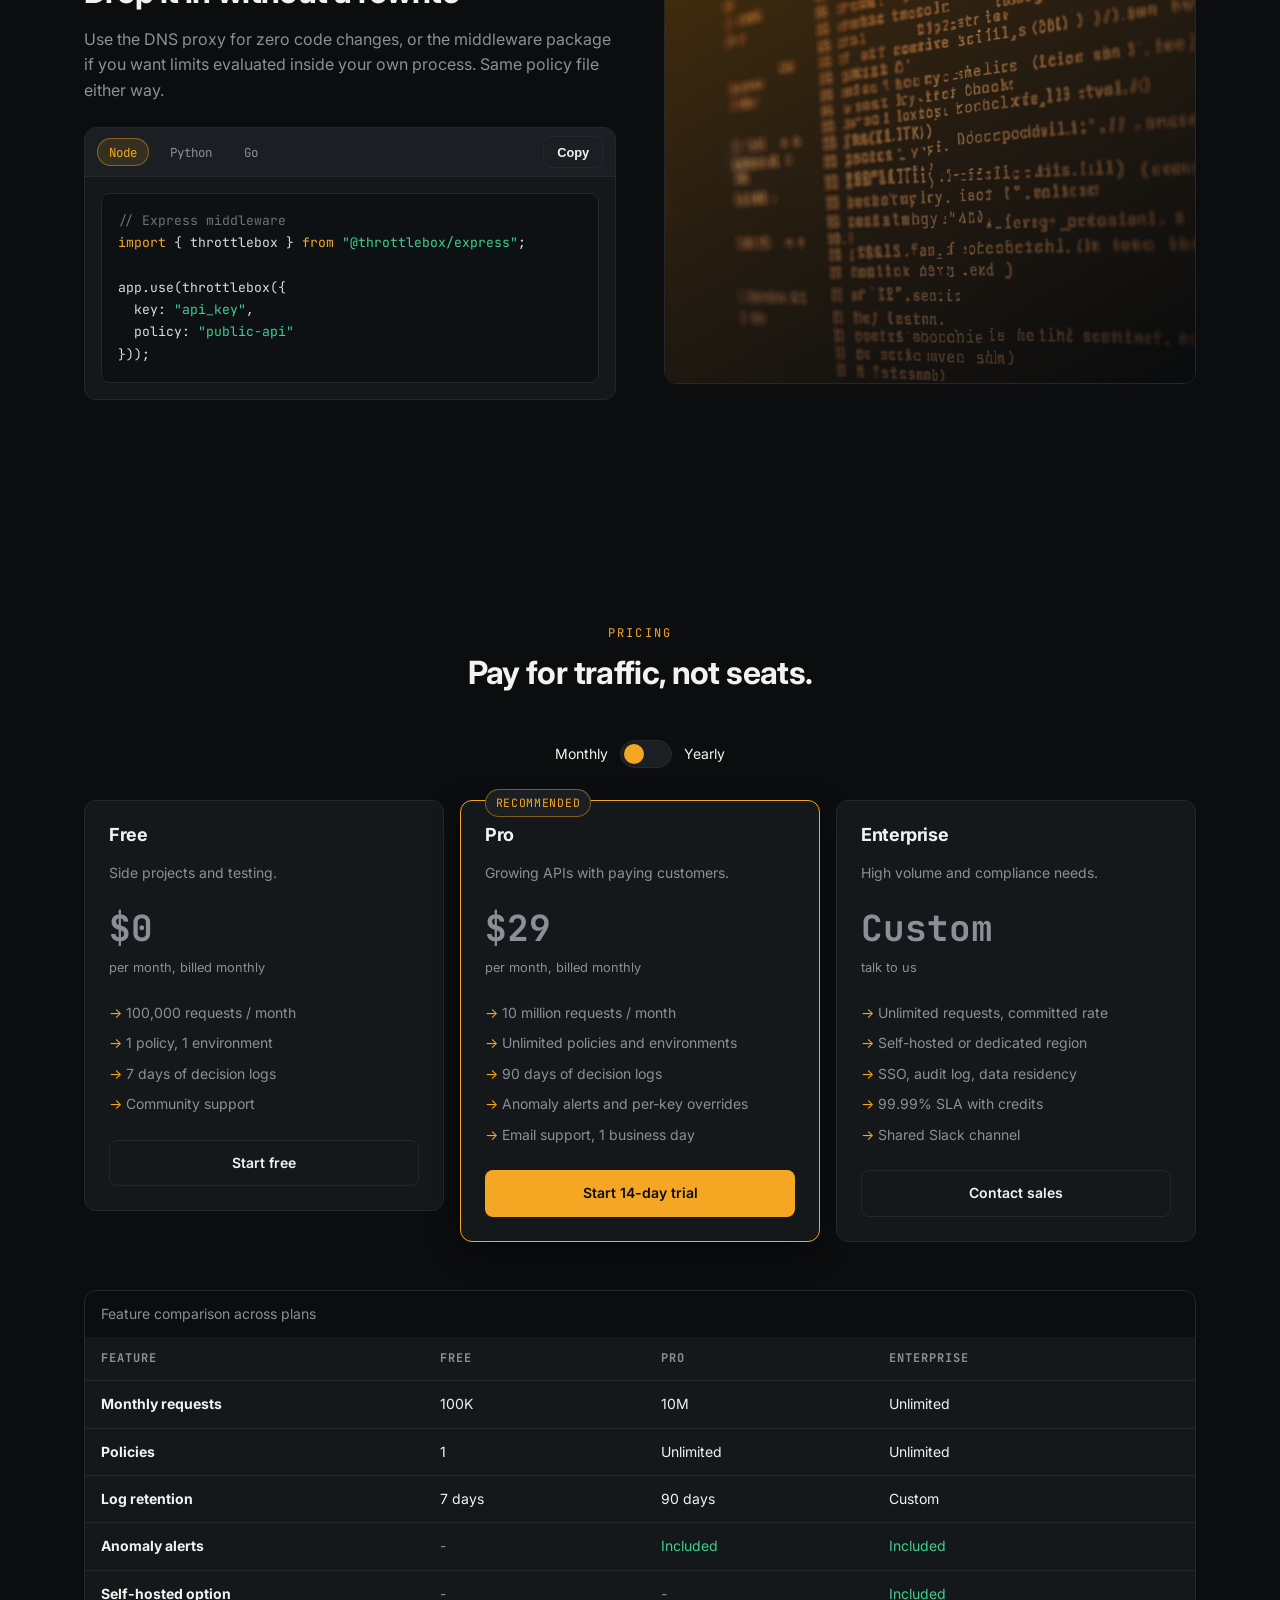
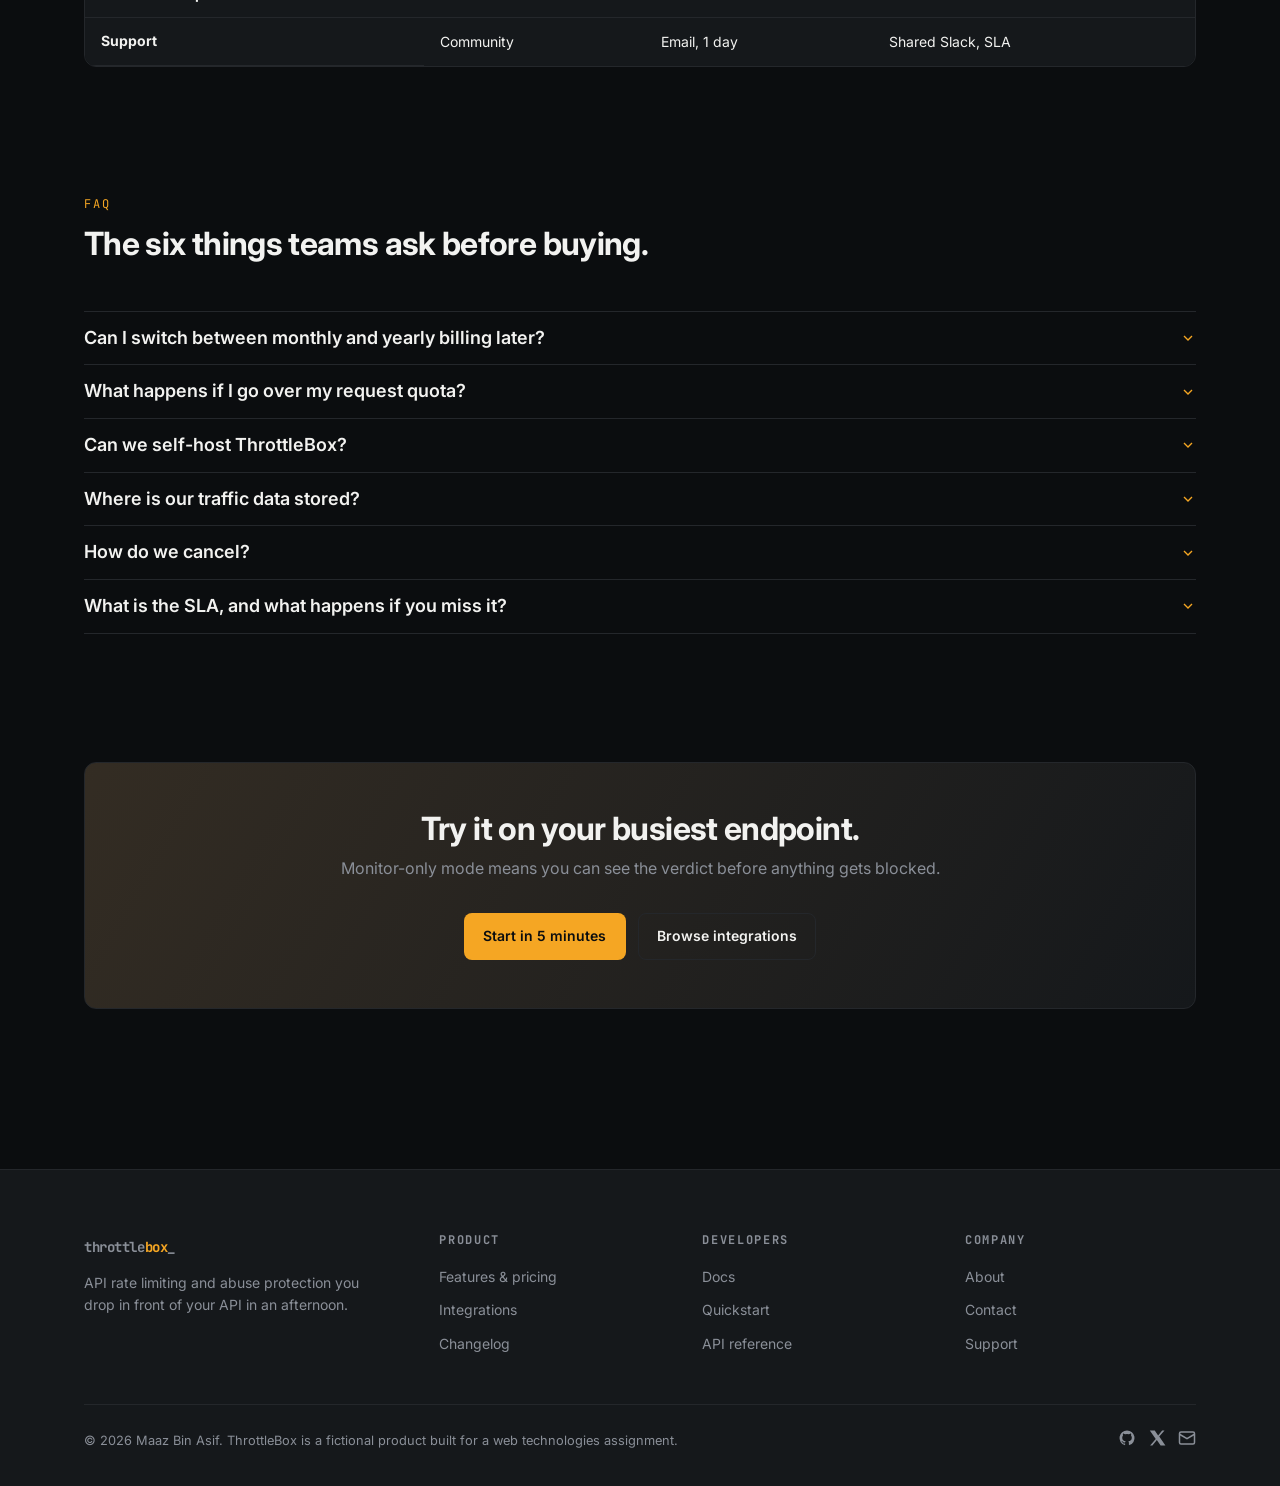
<file: product.html>
<!DOCTYPE html>
<html lang="en">
  <head>
    <meta charset="utf-8" />
    <meta name="viewport" content="width=device-width, initial-scale=1" />
    <title>Product &amp; pricing - ThrottleBox rate limiting plans</title>
    <meta
      name="description"
      content="Explore ThrottleBox features, compare Free, Pro and Enterprise plans with monthly or yearly billing, and read answers to the six questions teams ask before buying."
    />
    <meta property="og:title" content="ThrottleBox product and pricing" />
    <meta
      property="og:description"
      content="Per-key limits, live traffic visibility and instant overrides. Free, Pro at $29/mo, or Enterprise."
    />
    <meta property="og:type" content="website" />
    <meta name="twitter:card" content="summary_large_image" />
    <link rel="icon" href="favicon.svg" type="image/svg+xml" />
    <link rel="preconnect" href="https://fonts.googleapis.com" />
    <link rel="preconnect" href="https://fonts.gstatic.com" crossorigin />
    <link
      href="https://fonts.googleapis.com/css2?family=Inter:wght@400;500;600;700&family=JetBrains+Mono:wght@400;700&display=swap"
      rel="stylesheet"
    />
    <link rel="stylesheet" href="css/style.css" />
  </head>
  <body>
    <a class="skip-link" href="#main">Skip to content</a>
    <site-nav></site-nav>

    <main id="main">
      <section class="section">
        <div class="container">
          <div class="section-head">
            <p class="eyebrow">Product</p>
            <h1>Everything you need to keep your API yours.</h1>
            <p class="lede">
              Three capabilities do most of the work: precise limits, honest visibility, and the
              ability to change your mind instantly when a real customer gets caught.
            </p>
          </div>

          <!-- FEATURE DEEP DIVE -->
          <div class="split">
            <div>
              <p class="eyebrow">01 - Limits</p>
              <h2>Limits that understand your plans</h2>
              <p>
                Define a policy per plan tier, per endpoint, or per individual API key. Burst
                allowances let a client spend ahead briefly and repay it, which is how real
                traffic behaves - batch jobs are bursty, and blocking them is not protection, it
                is an outage you caused.
              </p>
              <ul style="color: var(--muted); font-size: var(--fs-small)">
                <li>Fixed window, sliding window and token bucket strategies</li>
                <li>Per-key overrides applied in under five seconds</li>
                <li>Standard <code>RateLimit-*</code> response headers out of the box</li>
              </ul>
            </div>
            <figure class="split__media photo-overlay" style="margin: 0">
              <img src="images/stock/fiber.jpg" alt="Glowing fibre optic strands" width="1024" height="680" loading="lazy" />
            </figure>
          </div>

          <div class="split split--reverse">
            <div>
              <p class="eyebrow">02 - Visibility</p>
              <h2>Know who, what and when</h2>
              <p>
                Every decision is logged with the key, endpoint, region and the rule that matched.
                Filter to rejected requests and you have the abuse report already written. Export
                to your own warehouse if you would rather query it yourself.
              </p>
              <ul style="color: var(--muted); font-size: var(--fs-small)">
                <li>Live traffic view with one-minute granularity</li>
                <li>Anomaly alerts to Slack, email or webhook</li>
                <li>90 days of retained decision logs on Pro</li>
              </ul>
            </div>
            <figure class="split__media photo-overlay" style="margin: 0">
              <img src="images/stock/dashboard.jpg" alt="Analytics chart of API request volume" width="1024" height="820" loading="lazy" />
            </figure>
          </div>

          <div class="split">
            <div>
              <p class="eyebrow">03 - Control</p>
              <h2>Drop it in without a rewrite</h2>
              <p>
                Use the DNS proxy for zero code changes, or the middleware package if you want
                limits evaluated inside your own process. Same policy file either way.
              </p>
              <div class="snippet" data-snippet style="margin-top: var(--s-6)">
                <div class="snippet__bar" role="tablist" aria-label="Integration language">
                  <button class="tab" role="tab" type="button" data-lang="node" aria-selected="true">Node</button>
                  <button class="tab" role="tab" type="button" data-lang="python" aria-selected="false">Python</button>
                  <button class="tab" role="tab" type="button" data-lang="go" aria-selected="false">Go</button>
                  <button class="btn btn--secondary btn--sm copy-btn" type="button" data-copy>Copy</button>
                </div>
                <div class="snippet__body">
<pre class="code-block" data-pane="node"><code><span class="tok-com">// Express middleware</span>
<span class="tok-key">import</span> { throttlebox } <span class="tok-key">from</span> <span class="tok-str">"@throttlebox/express"</span>;

app.use(throttlebox({
  key: <span class="tok-str">"api_key"</span>,
  policy: <span class="tok-str">"public-api"</span>
}));</code></pre>
<pre class="code-block is-hidden" data-pane="python"><code><span class="tok-com"># FastAPI middleware</span>
<span class="tok-key">from</span> throttlebox <span class="tok-key">import</span> ThrottleBox

app.add_middleware(
    ThrottleBox,
    key=<span class="tok-str">"api_key"</span>,
    policy=<span class="tok-str">"public-api"</span>,
)</code></pre>
<pre class="code-block is-hidden" data-pane="go"><code><span class="tok-com">// net/http handler</span>
tb := throttlebox.New(throttlebox.Config{
    Key:    <span class="tok-str">"api_key"</span>,
    Policy: <span class="tok-str">"public-api"</span>,
})

http.Handle(<span class="tok-str">"/v1/"</span>, tb.Wrap(apiHandler))</code></pre>
                </div>
              </div>
            </div>
            <figure class="split__media photo-overlay" style="margin: 0">
              <img src="images/stock/terminal.jpg" alt="Terminal showing streaming logs" width="1024" height="680" loading="lazy" />
            </figure>
          </div>
        </div>
      </section>

      <!-- PRICING -->
      <section class="section section--tight" id="pricing">
        <div class="container">
          <div class="section-head" style="text-align: center; margin-inline: auto">
            <p class="eyebrow">Pricing</p>
            <h2>Pay for traffic, not seats.</h2>
          </div>

          <div class="toggle-row">
            <span id="label-monthly">Monthly</span>
            <button
              class="switch"
              id="billing-toggle"
              type="button"
              role="switch"
              aria-checked="false"
              aria-labelledby="label-monthly label-yearly"
            >
              <span class="visually-hidden">Toggle yearly billing</span>
            </button>
            <span id="label-yearly">Yearly</span>
            <span class="pill pill--accent is-hidden" id="save-note">Save ~20%</span>
          </div>

          <div class="pricing">
            <article class="card tier">
              <h3>Free</h3>
              <p style="font-size: var(--fs-small)">Side projects and testing.</p>
              <p class="tier__price" data-plan="free">$0</p>
              <p class="tier__per" data-per="free">per month, billed monthly</p>
              <ul>
                <li>100,000 requests / month</li>
                <li>1 policy, 1 environment</li>
                <li>7 days of decision logs</li>
                <li>Community support</li>
              </ul>
              <a class="btn btn--secondary" href="docs.html#quickstart">Start free</a>
            </article>

            <article class="card tier tier--featured">
              <span class="pill pill--accent tier__tag">Recommended</span>
              <h3>Pro</h3>
              <p style="font-size: var(--fs-small)">Growing APIs with paying customers.</p>
              <p class="tier__price" data-plan="pro">$29</p>
              <p class="tier__per" data-per="pro">per month, billed monthly</p>
              <ul>
                <li>10 million requests / month</li>
                <li>Unlimited policies and environments</li>
                <li>90 days of decision logs</li>
                <li>Anomaly alerts and per-key overrides</li>
                <li>Email support, 1 business day</li>
              </ul>
              <a class="btn btn--primary" href="contact.html">Start 14-day trial</a>
            </article>

            <article class="card tier">
              <h3>Enterprise</h3>
              <p style="font-size: var(--fs-small)">High volume and compliance needs.</p>
              <p class="tier__price" data-plan="enterprise">Custom</p>
              <p class="tier__per" data-per="enterprise">talk to us</p>
              <ul>
                <li>Unlimited requests, committed rate</li>
                <li>Self-hosted or dedicated region</li>
                <li>SSO, audit log, data residency</li>
                <li>99.99% SLA with credits</li>
                <li>Shared Slack channel</li>
              </ul>
              <a class="btn btn--secondary" href="contact.html">Contact sales</a>
            </article>
          </div>

          <!-- COMPARISON TABLE -->
          <div class="table-wrap" style="margin-top: var(--s-12)">
            <table>
              <caption>Feature comparison across plans</caption>
              <thead>
                <tr>
                  <th scope="col">Feature</th>
                  <th scope="col">Free</th>
                  <th scope="col">Pro</th>
                  <th scope="col">Enterprise</th>
                </tr>
              </thead>
              <tbody>
                <tr>
                  <th scope="row">Monthly requests</th>
                  <td>100K</td>
                  <td>10M</td>
                  <td>Unlimited</td>
                </tr>
                <tr>
                  <th scope="row">Policies</th>
                  <td>1</td>
                  <td>Unlimited</td>
                  <td>Unlimited</td>
                </tr>
                <tr>
                  <th scope="row">Log retention</th>
                  <td>7 days</td>
                  <td>90 days</td>
                  <td>Custom</td>
                </tr>
                <tr>
                  <th scope="row">Anomaly alerts</th>
                  <td class="no">-</td>
                  <td class="yes">Included</td>
                  <td class="yes">Included</td>
                </tr>
                <tr>
                  <th scope="row">Self-hosted option</th>
                  <td class="no">-</td>
                  <td class="no">-</td>
                  <td class="yes">Included</td>
                </tr>
                <tr>
                  <th scope="row">Support</th>
                  <td>Community</td>
                  <td>Email, 1 day</td>
                  <td>Shared Slack, SLA</td>
                </tr>
              </tbody>
            </table>
          </div>
        </div>
      </section>

      <!-- FAQ -->
      <aside class="section section--tight" aria-labelledby="faq-title">
        <div class="container">
          <div class="section-head">
            <p class="eyebrow">FAQ</p>
            <h2 id="faq-title">The six things teams ask before buying.</h2>
          </div>
          <div class="accordion" data-accordion>
            <div class="accordion__item">
              <h3 style="margin: 0">
                <button class="accordion__trigger" type="button" aria-expanded="false" aria-controls="faq-1">
                  Can I switch between monthly and yearly billing later?
                  <svg class="chev" width="16" height="16" viewBox="0 0 24 24" fill="none" stroke="currentColor" stroke-width="2" aria-hidden="true"><path d="m6 9 6 6 6-6"/></svg>
                </button>
              </h3>
              <div class="accordion__panel" id="faq-1">
                Yes, at any time. Switching to yearly credits the unused part of your current
                month; switching back takes effect at the end of the paid term.
              </div>
            </div>

            <div class="accordion__item">
              <h3 style="margin: 0">
                <button class="accordion__trigger" type="button" aria-expanded="false" aria-controls="faq-2">
                  What happens if I go over my request quota?
                  <svg class="chev" width="16" height="16" viewBox="0 0 24 24" fill="none" stroke="currentColor" stroke-width="2" aria-hidden="true"><path d="m6 9 6 6 6-6"/></svg>
                </button>
              </h3>
              <div class="accordion__panel" id="faq-2">
                Nothing breaks. Traffic keeps flowing and overage is billed at $2 per additional
                million requests. We email you at 80% and 100% of your included volume.
              </div>
            </div>

            <div class="accordion__item">
              <h3 style="margin: 0">
                <button class="accordion__trigger" type="button" aria-expanded="false" aria-controls="faq-3">
                  Can we self-host ThrottleBox?
                  <svg class="chev" width="16" height="16" viewBox="0 0 24 24" fill="none" stroke="currentColor" stroke-width="2" aria-hidden="true"><path d="m6 9 6 6 6-6"/></svg>
                </button>
              </h3>
              <div class="accordion__panel" id="faq-3">
                On Enterprise, yes - a single container plus a Redis-compatible store, with the
                same policy format and an optional read-only sync to the hosted dashboard.
              </div>
            </div>

            <div class="accordion__item">
              <h3 style="margin: 0">
                <button class="accordion__trigger" type="button" aria-expanded="false" aria-controls="faq-4">
                  Where is our traffic data stored?
                  <svg class="chev" width="16" height="16" viewBox="0 0 24 24" fill="none" stroke="currentColor" stroke-width="2" aria-hidden="true"><path d="m6 9 6 6 6-6"/></svg>
                </button>
              </h3>
              <div class="accordion__panel" id="faq-4">
                Decisions are evaluated at the nearest edge region, and logs are stored in the
                region you pick at signup: EU, US or Asia-Pacific. Enterprise can pin a single
                region and disable cross-region replication entirely.
              </div>
            </div>

            <div class="accordion__item">
              <h3 style="margin: 0">
                <button class="accordion__trigger" type="button" aria-expanded="false" aria-controls="faq-5">
                  How do we cancel?
                  <svg class="chev" width="16" height="16" viewBox="0 0 24 24" fill="none" stroke="currentColor" stroke-width="2" aria-hidden="true"><path d="m6 9 6 6 6-6"/></svg>
                </button>
              </h3>
              <div class="accordion__panel" id="faq-5">
                One button in the dashboard, no call required. Your policies stay exportable for
                30 days after cancellation so nothing is held hostage.
              </div>
            </div>

            <div class="accordion__item">
              <h3 style="margin: 0">
                <button class="accordion__trigger" type="button" aria-expanded="false" aria-controls="faq-6">
                  What is the SLA, and what happens if you miss it?
                  <svg class="chev" width="16" height="16" viewBox="0 0 24 24" fill="none" stroke="currentColor" stroke-width="2" aria-hidden="true"><path d="m6 9 6 6 6-6"/></svg>
                </button>
              </h3>
              <div class="accordion__panel" id="faq-6">
                Enterprise carries a 99.99% monthly SLA. Below that you get service credits
                automatically, without filing a claim. If our edge is unreachable, traffic
                fails open by default - your API stays up, unprotected, rather than going dark.
              </div>
            </div>
          </div>
        </div>
      </aside>

      <section class="section section--tight">
        <div class="container">
          <div class="cta-banner">
            <h2>Try it on your busiest endpoint.</h2>
            <p>Monitor-only mode means you can see the verdict before anything gets blocked.</p>
            <div class="hero__cta">
              <a class="btn btn--primary" href="docs.html#quickstart">Start in 5 minutes</a>
              <a class="btn btn--secondary" href="integrations.html">Browse integrations</a>
            </div>
          </div>
        </div>
      </section>
    </main>

    <site-footer></site-footer>

    <script src="js/components.js"></script>
    <script src="js/nav.js"></script>
    <script src="js/pricing.js"></script>
    <script src="js/snippet-tabs.js"></script>
    <script src="js/faq-accordion.js"></script>
  </body>
</html>
</file>
<file: css/style.css>
/* ==========================================================================
   ThrottleBox - design system
   Single stylesheet linked by all 7 pages.
   Sections: 1) tokens  2) base  3) components  4) layout/sections
             5) page-specific  6) media queries
   ========================================================================== */

/* 1) TOKENS ---------------------------------------------------------------- */
:root {
  /* palette (dark base) */
  --bg: #0b0d0f;
  --surface: #15181b;
  --surface-2: #1b1f23;
  --text: #f2f2f0;
  --muted: #8a8f98;
  --accent: #f5a623;
  --accent-dark: #c9821a;
  --border: #24272b;

  /* status */
  --ok: #3ecf8e;
  --warn: #f5a623;
  --down: #f36f6f;

  /* typography */
  --font-sans: "Inter", system-ui, -apple-system, "Segoe UI", sans-serif;
  --font-mono: "JetBrains Mono", ui-monospace, "SFMono-Regular", monospace;
  --fs-body: 1rem;
  --fs-small: 0.875rem;
  --fs-h2: clamp(1.5rem, 3vw, 2rem);
  --fs-h1: clamp(2.25rem, 6vw, 4rem);

  /* spacing scale */
  --s-1: 0.25rem;
  --s-2: 0.5rem;
  --s-3: 0.75rem;
  --s-4: 1rem;
  --s-6: 1.5rem;
  --s-8: 2rem;
  --s-12: 3rem;
  --s-16: 4rem;
  --s-24: 6rem;

  --radius: 12px;
  --radius-sm: 8px;
  --maxw: 1160px;
  --nav-h: 64px;
  --shadow: 0 10px 30px rgba(0, 0, 0, 0.45);
}

/* light mode is opt-in via the toggle in the nav */
body.light {
  --bg: #fafaf9;
  --surface: #ffffff;
  --surface-2: #f2f2ef;
  --text: #111214;
  --muted: #6b7076;
  --accent: #b5761a;
  --accent-dark: #8f5c12;
  --border: #e5e5e3;
  --shadow: 0 10px 30px rgba(17, 18, 20, 0.08);
}

/* 2) BASE ------------------------------------------------------------------ */
*,
*::before,
*::after {
  box-sizing: border-box;
}

html {
  scroll-behavior: smooth;
}

body {
  margin: 0;
  background: var(--bg);
  color: var(--text);
  font-family: var(--font-sans);
  font-size: var(--fs-body);
  line-height: 1.6;
  -webkit-font-smoothing: antialiased;
}

h1,
h2,
h3,
h4 {
  line-height: 1.15;
  margin: 0 0 var(--s-4);
  letter-spacing: -0.02em;
}

h1 {
  font-size: var(--fs-h1);
}
h2 {
  font-size: var(--fs-h2);
}
h3 {
  font-size: 1.125rem;
}

p {
  margin: 0 0 var(--s-4);
  color: var(--muted);
}

a {
  color: var(--accent);
  text-decoration: none;
}
a:hover {
  text-decoration: underline;
}

img {
  max-width: 100%;
  display: block;
}

ul {
  padding-left: 1.1rem;
}

:focus-visible {
  outline: 2px solid var(--accent);
  outline-offset: 3px;
  border-radius: 4px;
}

code,
kbd,
pre,
.mono {
  font-family: var(--font-mono);
}

.container {
  width: 100%;
  max-width: var(--maxw);
  margin-inline: auto;
  padding-inline: var(--s-6);
}

.section {
  padding-block: var(--s-24);
}
.section--tight {
  padding-block: var(--s-16);
}

.eyebrow {
  font-family: var(--font-mono);
  font-size: 0.75rem;
  letter-spacing: 0.18em;
  text-transform: uppercase;
  color: var(--accent);
  margin: 0 0 var(--s-3);
}

.lede {
  font-size: 1.125rem;
  max-width: 58ch;
}

.section-head {
  max-width: 62ch;
  margin-bottom: var(--s-12);
}

.skip-link {
  position: absolute;
  left: -9999px;
  top: 0;
  background: var(--accent);
  color: #0b0d0f;
  padding: var(--s-2) var(--s-4);
  z-index: 100;
}
.skip-link:focus {
  left: var(--s-4);
  top: var(--s-4);
}

.visually-hidden {
  position: absolute;
  width: 1px;
  height: 1px;
  overflow: hidden;
  clip: rect(0 0 0 0);
  white-space: nowrap;
}

/* 3) COMPONENTS ------------------------------------------------------------ */

/* buttons */
.btn {
  display: inline-flex;
  align-items: center;
  justify-content: center;
  gap: var(--s-2);
  padding: 0.7rem 1.15rem;
  border-radius: var(--radius-sm);
  border: 1px solid transparent;
  font-size: var(--fs-small);
  font-weight: 600;
  cursor: pointer;
  transition: background-color 0.18s ease, border-color 0.18s ease,
    transform 0.18s ease;
  text-decoration: none;
}
.btn:hover {
  text-decoration: none;
  transform: translateY(-1px);
}
.btn--primary {
  background: var(--accent);
  color: #0b0d0f;
}
.btn--primary:hover {
  background: var(--accent-dark);
}
.btn--secondary {
  background: transparent;
  color: var(--text);
  border-color: var(--border);
}
.btn--secondary:hover {
  border-color: var(--accent);
  color: var(--accent);
}
.btn--sm {
  padding: 0.45rem 0.8rem;
  font-size: 0.8rem;
}

/* cards */
.card {
  background: var(--surface);
  border: 1px solid var(--border);
  border-radius: var(--radius);
  padding: var(--s-6);
}
.card--hover {
  transition: border-color 0.2s ease, transform 0.2s ease;
}
.card--hover:hover {
  border-color: var(--accent);
  transform: translateY(-3px);
}

/* pills / badges */
.pill {
  display: inline-flex;
  align-items: center;
  gap: var(--s-2);
  font-family: var(--font-mono);
  font-size: 0.72rem;
  letter-spacing: 0.06em;
  text-transform: uppercase;
  padding: 0.25rem 0.6rem;
  border-radius: 999px;
  border: 1px solid var(--border);
  background: var(--surface-2);
  color: var(--muted);
}
.pill--accent {
  color: var(--accent);
  border-color: color-mix(in oklab, var(--accent) 45%, transparent);
}
.pill--added {
  color: var(--ok);
  border-color: color-mix(in oklab, var(--ok) 45%, transparent);
}
.pill--changed {
  color: var(--text);
}
.pill--fixed {
  color: var(--muted);
}

/* status dot */
.status-dot {
  width: 8px;
  height: 8px;
  border-radius: 50%;
  background: var(--ok);
  box-shadow: 0 0 0 0 color-mix(in oklab, var(--ok) 70%, transparent);
  animation: pulse 2s infinite;
}
.status-dot--degraded {
  background: var(--warn);
}
.status-dot--down {
  background: var(--down);
  animation: none;
}
@keyframes pulse {
  0% {
    box-shadow: 0 0 0 0 color-mix(in oklab, var(--ok) 60%, transparent);
  }
  70% {
    box-shadow: 0 0 0 8px transparent;
  }
  100% {
    box-shadow: 0 0 0 0 transparent;
  }
}

/* photo overlay: one shared treatment for every stock photo */
.photo-overlay {
  position: relative;
  overflow: hidden;
  border-radius: var(--radius);
  border: 1px solid var(--border);
}
.photo-overlay img {
  width: 100%;
  height: 100%;
  object-fit: cover;
  filter: grayscale(0.45) contrast(1.05);
}
.photo-overlay::after {
  content: "";
  position: absolute;
  inset: 0;
  background: linear-gradient(
    150deg,
    color-mix(in oklab, var(--accent) 28%, transparent),
    rgba(11, 13, 15, 0.85)
  );
  pointer-events: none;
}

/* code blocks */
.code-block {
  background: #0e1114;
  border: 1px solid var(--border);
  border-radius: var(--radius-sm);
  padding: var(--s-4);
  overflow-x: auto;
  font-size: 0.82rem;
  line-height: 1.7;
  color: #d7dbe0;
  margin: 0;
}
body.light .code-block {
  background: #14171a;
}
.code-block .tok-key {
  color: var(--accent);
}
.code-block .tok-str {
  color: var(--ok);
}
.code-block .tok-com {
  color: #6c7279;
}

.snippet {
  background: var(--surface);
  border: 1px solid var(--border);
  border-radius: var(--radius);
  overflow: hidden;
}
.snippet__bar {
  display: flex;
  align-items: center;
  gap: var(--s-2);
  padding: var(--s-2) var(--s-3);
  border-bottom: 1px solid var(--border);
  background: var(--surface-2);
}
.tab {
  background: none;
  border: 1px solid transparent;
  color: var(--muted);
  font-family: var(--font-mono);
  font-size: 0.78rem;
  padding: 0.3rem 0.7rem;
  border-radius: 999px;
  cursor: pointer;
}
.tab[aria-selected="true"] {
  color: var(--accent);
  border-color: color-mix(in oklab, var(--accent) 45%, transparent);
  background: color-mix(in oklab, var(--accent) 12%, transparent);
}
.snippet__body {
  padding: var(--s-4);
}
.copy-btn {
  margin-left: auto;
}

/* filter bar */
.filters {
  display: flex;
  flex-wrap: wrap;
  gap: var(--s-2);
  margin-bottom: var(--s-8);
}
.filter-btn {
  background: var(--surface);
  border: 1px solid var(--border);
  color: var(--muted);
  font-size: var(--fs-small);
  padding: 0.4rem 0.9rem;
  border-radius: 999px;
  cursor: pointer;
  transition: color 0.18s ease, border-color 0.18s ease;
}
.filter-btn:hover {
  color: var(--text);
}
.filter-btn.is-active {
  color: var(--accent);
  border-color: var(--accent);
  background: color-mix(in oklab, var(--accent) 10%, transparent);
}

/* accordion */
.accordion {
  border-top: 1px solid var(--border);
}
.accordion__item {
  border-bottom: 1px solid var(--border);
}
.accordion__trigger {
  width: 100%;
  display: flex;
  justify-content: space-between;
  align-items: center;
  gap: var(--s-4);
  background: none;
  border: 0;
  color: var(--text);
  font: inherit;
  font-weight: 600;
  text-align: left;
  padding: var(--s-4) 0;
  cursor: pointer;
}
.accordion__trigger .chev {
  transition: transform 0.2s ease;
  color: var(--accent);
  flex: none;
}
.accordion__trigger[aria-expanded="true"] .chev {
  transform: rotate(180deg);
}
.accordion__panel {
  display: none;
  padding-bottom: var(--s-4);
  color: var(--muted);
  max-width: 70ch;
}
.accordion__panel.is-open {
  display: block;
}

/* modal */
.modal {
  position: fixed;
  inset: 0;
  display: none;
  align-items: center;
  justify-content: center;
  padding: var(--s-4);
  background: rgba(4, 6, 8, 0.72);
  z-index: 60;
}
.modal.is-open {
  display: flex;
}
.modal__dialog {
  background: var(--surface);
  border: 1px solid var(--border);
  border-radius: var(--radius);
  box-shadow: var(--shadow);
  width: min(560px, 100%);
  max-height: 85vh;
  overflow-y: auto;
  padding: var(--s-6);
}
.modal__close {
  float: right;
  background: none;
  border: 0;
  color: var(--muted);
  font-size: 1.4rem;
  line-height: 1;
  cursor: pointer;
}

/* tables */
.table-wrap {
  overflow-x: auto;
  border: 1px solid var(--border);
  border-radius: var(--radius);
}
table {
  width: 100%;
  border-collapse: collapse;
  font-size: var(--fs-small);
  background: var(--surface);
}
caption {
  caption-side: top;
  text-align: left;
  color: var(--muted);
  font-size: var(--fs-small);
  padding: var(--s-3) var(--s-4);
}
th,
td {
  text-align: left;
  padding: var(--s-3) var(--s-4);
  border-bottom: 1px solid var(--border);
}
thead th {
  font-family: var(--font-mono);
  font-size: 0.75rem;
  letter-spacing: 0.08em;
  text-transform: uppercase;
  color: var(--muted);
}
tbody tr:last-child td {
  border-bottom: 0;
}
td.yes {
  color: var(--ok);
}
td.no {
  color: var(--muted);
}

/* forms */
.field {
  margin-bottom: var(--s-4);
}
.field label {
  display: block;
  font-size: var(--fs-small);
  font-weight: 600;
  margin-bottom: var(--s-2);
}
.field input,
.field select,
.field textarea {
  width: 100%;
  background: var(--surface-2);
  border: 1px solid var(--border);
  border-radius: var(--radius-sm);
  color: var(--text);
  font: inherit;
  font-size: var(--fs-small);
  padding: 0.65rem 0.8rem;
}
.field input:focus,
.field select:focus,
.field textarea:focus {
  border-color: var(--accent);
  outline: none;
}
.field textarea {
  min-height: 140px;
  resize: vertical;
}
.field .hint {
  font-size: 0.78rem;
  color: var(--muted);
  margin-top: var(--s-2);
}
.error-msg {
  display: block;
  color: var(--down);
  font-size: 0.78rem;
  margin-top: var(--s-2);
  min-height: 1em;
}
.field.is-invalid input,
.field.is-invalid select,
.field.is-invalid textarea {
  border-color: var(--down);
}
.form-success {
  background: color-mix(in oklab, var(--ok) 12%, transparent);
  border: 1px solid color-mix(in oklab, var(--ok) 45%, transparent);
  border-radius: var(--radius);
  padding: var(--s-6);
}

/* 4) LAYOUT: NAV + FOOTER -------------------------------------------------- */
.site-header {
  position: sticky;
  top: 0;
  z-index: 50;
  background: color-mix(in oklab, var(--bg) 82%, transparent);
  backdrop-filter: blur(10px);
  border-bottom: 1px solid transparent;
  transition: border-color 0.2s ease, background-color 0.2s ease;
}
.site-header.is-stuck {
  border-bottom-color: var(--border);
  background: var(--bg);
}
.nav {
  display: flex;
  align-items: center;
  gap: var(--s-6);
  height: var(--nav-h);
}
.wordmark {
  font-family: var(--font-mono);
  font-weight: 700;
  font-size: 1rem;
  color: var(--text);
  letter-spacing: -0.03em;
  white-space: nowrap;
}
.wordmark:hover {
  text-decoration: none;
}
.wordmark span {
  color: var(--accent);
}
.nav__links {
  display: flex;
  align-items: center;
  gap: var(--s-6);
  list-style: none;
  margin: 0;
  padding: 0;
  margin-left: auto;
}
.nav__links a {
  color: var(--muted);
  font-size: var(--fs-small);
  font-weight: 500;
}
.nav__links a:hover,
.nav__links a[aria-current="page"] {
  color: var(--text);
  text-decoration: none;
}
.nav__links a[aria-current="page"] {
  color: var(--accent);
}
.nav__actions {
  display: flex;
  align-items: center;
  gap: var(--s-3);
}
.theme-toggle {
  background: none;
  border: 1px solid var(--border);
  color: var(--muted);
  border-radius: 999px;
  width: 34px;
  height: 34px;
  display: grid;
  place-items: center;
  cursor: pointer;
}
.theme-toggle:hover {
  color: var(--accent);
  border-color: var(--accent);
}
.hamburger {
  display: none;
  background: none;
  border: 1px solid var(--border);
  border-radius: var(--radius-sm);
  color: var(--text);
  width: 38px;
  height: 34px;
  cursor: pointer;
  padding: 0;
}

.site-footer {
  border-top: 1px solid var(--border);
  background: var(--surface);
  padding-block: var(--s-16) var(--s-8);
  margin-top: var(--s-24);
}
.footer__grid {
  display: grid;
  grid-template-columns: 1.4fr repeat(3, 1fr);
  gap: var(--s-8);
}
.footer__grid h4 {
  font-family: var(--font-mono);
  font-size: 0.75rem;
  letter-spacing: 0.14em;
  text-transform: uppercase;
  color: var(--muted);
}
.footer__grid ul {
  list-style: none;
  margin: 0;
  padding: 0;
  display: grid;
  gap: var(--s-2);
}
.footer__grid a {
  color: var(--muted);
  font-size: var(--fs-small);
}
.footer__grid a:hover {
  color: var(--text);
}
.footer__bottom {
  display: flex;
  flex-wrap: wrap;
  gap: var(--s-4);
  justify-content: space-between;
  align-items: center;
  border-top: 1px solid var(--border);
  margin-top: var(--s-12);
  padding-top: var(--s-6);
  font-size: 0.8rem;
  color: var(--muted);
}
.socials {
  display: flex;
  gap: var(--s-3);
}
.socials a {
  color: var(--muted);
}
.socials a:hover {
  color: var(--accent);
}

/* 5) SECTIONS -------------------------------------------------------------- */

/* hero */
.hero {
  padding-block: var(--s-24) var(--s-16);
}
.hero__grid {
  display: grid;
  grid-template-columns: 1.05fr 0.95fr;
  gap: var(--s-12);
  align-items: center;
}
.hero h1 {
  margin-bottom: var(--s-6);
}
.hero__cta {
  display: flex;
  flex-wrap: wrap;
  gap: var(--s-3);
  margin-top: var(--s-8);
}
.hero__media {
  position: relative;
  aspect-ratio: 4 / 3;
}
.hero__badge {
  position: absolute;
  left: var(--s-4);
  bottom: var(--s-4);
  z-index: 2;
  background: rgba(11, 13, 15, 0.8);
  border: 1px solid var(--border);
  border-radius: 999px;
  padding: 0.35rem 0.8rem;
  display: flex;
  align-items: center;
  gap: var(--s-2);
  font-family: var(--font-mono);
  font-size: 0.72rem;
  color: #f2f2f0;
}

/* proof strip */
.proof {
  border-block: 1px solid var(--border);
  background: var(--surface);
  padding-block: var(--s-8);
}
.proof__row {
  display: flex;
  flex-wrap: wrap;
  align-items: center;
  gap: var(--s-8);
  justify-content: space-between;
}
.stats {
  display: flex;
  flex-wrap: wrap;
  gap: var(--s-8);
}
.stat__num {
  font-family: var(--font-mono);
  font-size: 1.75rem;
  font-weight: 700;
  color: var(--accent);
}
.stat__label {
  font-size: 0.8rem;
  color: var(--muted);
}
.badge-row {
  display: flex;
  flex-wrap: wrap;
  gap: var(--s-3);
}
.monogram {
  width: 40px;
  height: 40px;
  display: grid;
  place-items: center;
  border-radius: var(--radius-sm);
  border: 1px solid var(--border);
  background: var(--surface-2);
  font-family: var(--font-mono);
  font-size: 0.8rem;
  font-weight: 700;
  color: var(--muted);
}

/* bento grid */
.bento {
  display: grid;
  grid-template-columns: repeat(3, 1fr);
  gap: var(--s-4);
}
.bento__tile {
  background: var(--surface);
  border: 1px solid var(--border);
  border-radius: var(--radius);
  overflow: hidden;
  display: flex;
  flex-direction: column;
}
.bento__tile--wide {
  grid-column: span 2;
}
.bento__tile .photo-overlay {
  border: 0;
  border-radius: 0;
  height: 170px;
}
.bento__body {
  padding: var(--s-6);
}
.bento__body h3 {
  margin-bottom: var(--s-2);
}
.bento__body p {
  margin: 0;
  font-size: var(--fs-small);
}

/* steps */
.steps {
  display: grid;
  grid-template-columns: repeat(3, 1fr);
  gap: var(--s-6);
  counter-reset: step;
}
.step {
  border-top: 2px solid var(--border);
  padding-top: var(--s-4);
}
.step__n {
  font-family: var(--font-mono);
  color: var(--accent);
  font-size: 0.8rem;
}

/* testimonials */
.quotes {
  display: grid;
  grid-template-columns: repeat(3, 1fr);
  gap: var(--s-4);
}
.quote__who {
  display: flex;
  align-items: center;
  gap: var(--s-3);
  margin-top: var(--s-4);
}
.quote__who img {
  width: 40px;
  height: 40px;
  border-radius: 50%;
  background: var(--surface-2);
  border: 1px solid var(--border);
}
.quote__name {
  font-size: var(--fs-small);
  font-weight: 600;
}
.quote__role {
  font-size: 0.78rem;
  color: var(--muted);
}

/* cta banner */
.cta-banner {
  border: 1px solid var(--border);
  border-radius: var(--radius);
  background: linear-gradient(
    120deg,
    color-mix(in oklab, var(--accent) 16%, var(--surface)),
    var(--surface)
  );
  padding: var(--s-12);
  text-align: center;
}
.cta-banner h2 {
  margin-bottom: var(--s-2);
}
.cta-banner .hero__cta {
  justify-content: center;
}

/* about */
.timeline {
  border-left: 2px solid var(--border);
  padding-left: var(--s-6);
  display: grid;
  gap: var(--s-6);
}
.timeline time {
  font-family: var(--font-mono);
  font-size: 0.78rem;
  color: var(--accent);
}
.team-grid,
.values,
.integration-grid {
  display: grid;
  gap: var(--s-4);
}
.team-grid {
  grid-template-columns: repeat(4, 1fr);
}
.values {
  grid-template-columns: repeat(3, 1fr);
}

/* flip card */
.flip {
  perspective: 900px;
  height: 260px;
}
.flip__inner {
  position: relative;
  width: 100%;
  height: 100%;
  transition: transform 0.6s ease;
  transform-style: preserve-3d;
}
.flip:hover .flip__inner,
.flip:focus-within .flip__inner {
  transform: rotateY(180deg);
}
.flip__face {
  position: absolute;
  inset: 0;
  backface-visibility: hidden;
  background: var(--surface);
  border: 1px solid var(--border);
  border-radius: var(--radius);
  padding: var(--s-6);
  display: flex;
  flex-direction: column;
  justify-content: center;
  align-items: center;
  text-align: center;
  gap: var(--s-2);
}
.flip__face--back {
  transform: rotateY(180deg);
  justify-content: center;
}
.flip__face img {
  width: 72px;
  height: 72px;
  border-radius: 50%;
  border: 1px solid var(--border);
  background: var(--surface-2);
}

/* product / pricing */
.split {
  display: grid;
  grid-template-columns: 1fr 1fr;
  gap: var(--s-12);
  align-items: center;
  margin-bottom: var(--s-16);
}
.split--reverse .split__media {
  order: -1;
}
.split__media {
  aspect-ratio: 5 / 4;
}
.toggle-row {
  display: flex;
  align-items: center;
  justify-content: center;
  gap: var(--s-3);
  margin-bottom: var(--s-8);
  font-size: var(--fs-small);
}
.switch {
  position: relative;
  width: 52px;
  height: 28px;
  border-radius: 999px;
  border: 1px solid var(--border);
  background: var(--surface-2);
  cursor: pointer;
  padding: 0;
}
.switch::after {
  content: "";
  position: absolute;
  top: 3px;
  left: 3px;
  width: 20px;
  height: 20px;
  border-radius: 50%;
  background: var(--accent);
  transition: transform 0.2s ease;
}
.switch[aria-checked="true"]::after {
  transform: translateX(24px);
}
.pricing {
  display: grid;
  grid-template-columns: repeat(3, 1fr);
  gap: var(--s-4);
  align-items: start;
}
.tier {
  position: relative;
}
.tier--featured {
  border-color: var(--accent);
  box-shadow: var(--shadow);
}
.tier__tag {
  position: absolute;
  top: -12px;
  left: var(--s-6);
}
.tier__price {
  font-family: var(--font-mono);
  font-size: 2.25rem;
  font-weight: 700;
  margin-block: var(--s-4) 0;
}
.tier__per {
  font-size: 0.8rem;
  color: var(--muted);
}
.tier ul {
  list-style: none;
  padding: 0;
  margin: var(--s-6) 0;
  display: grid;
  gap: var(--s-2);
  font-size: var(--fs-small);
  color: var(--muted);
}
.tier li::before {
  content: "→ ";
  color: var(--accent);
}
.tier .btn {
  width: 100%;
}

/* integrations */
.integration-grid {
  grid-template-columns: repeat(4, 1fr);
}
.integration-card {
  text-align: left;
  cursor: pointer;
  font: inherit;
  color: var(--text);
  background: var(--surface);
  border: 1px solid var(--border);
  border-radius: var(--radius);
  padding: var(--s-6);
  display: grid;
  gap: var(--s-3);
  transition: border-color 0.2s ease, transform 0.2s ease;
}
.integration-card:hover {
  border-color: var(--accent);
  transform: translateY(-3px);
}
.integration-card__top {
  display: flex;
  align-items: center;
  gap: var(--s-3);
}
.integration-card p {
  margin: 0;
  font-size: var(--fs-small);
}
.integration-card .status-row {
  display: flex;
  align-items: center;
  gap: var(--s-2);
  font-family: var(--font-mono);
  font-size: 0.72rem;
  color: var(--muted);
}
.is-hidden {
  display: none !important;
}

/* docs */
.docs-layout {
  display: grid;
  grid-template-columns: 220px 1fr;
  gap: var(--s-12);
  align-items: start;
}
.docs-nav {
  position: sticky;
  top: calc(var(--nav-h) + var(--s-6));
  border-left: 1px solid var(--border);
  padding-left: var(--s-4);
}
.docs-nav ul {
  list-style: none;
  margin: 0;
  padding: 0;
  display: grid;
  gap: var(--s-2);
}
.docs-nav a {
  color: var(--muted);
  font-size: var(--fs-small);
}
.docs-article section {
  margin-bottom: var(--s-16);
}

/* changelog */
.release {
  display: grid;
  grid-template-columns: 160px 1fr;
  gap: var(--s-6);
  padding-block: var(--s-8);
  border-top: 1px solid var(--border);
}
.release time {
  font-family: var(--font-mono);
  font-size: 0.85rem;
  color: var(--accent);
}
.release h3 {
  margin-bottom: var(--s-2);
}
.release ul {
  margin: 0 0 var(--s-4);
  color: var(--muted);
  font-size: var(--fs-small);
}
.change-group {
  margin-bottom: var(--s-4);
}

/* contact */
.contact-layout {
  display: grid;
  grid-template-columns: 1.1fr 0.9fr;
  gap: var(--s-12);
  align-items: start;
}
.map-wrap {
  position: relative;
  background: var(--surface);
  border: 1px solid var(--border);
  border-radius: var(--radius);
  padding: var(--s-6);
}
.map-wrap svg {
  width: 100%;
  height: auto;
}
.map-land {
  fill: var(--surface-2);
  stroke: var(--border);
  stroke-width: 0.6;
}
.map-pin {
  fill: var(--accent);
  cursor: pointer;
  transition: r 0.15s ease;
}
.map-pin:hover,
.map-pin:focus {
  r: 8;
}
.map-tooltip {
  position: absolute;
  transform: translate(-50%, -140%);
  background: var(--bg);
  border: 1px solid var(--accent);
  color: var(--text);
  font-family: var(--font-mono);
  font-size: 0.72rem;
  padding: 0.25rem 0.55rem;
  border-radius: 999px;
  pointer-events: none;
  display: none;
  white-space: nowrap;
  z-index: 3;
}
.map-tooltip.is-visible {
  display: block;
}
.contact-channels {
  display: grid;
  gap: var(--s-3);
  margin-top: var(--s-6);
}

/* 404 */
.error-page {
  min-height: 70vh;
  display: grid;
  place-items: center;
  text-align: center;
}

/* 6) MEDIA QUERIES --------------------------------------------------------- */
@media (max-width: 1024px) {
  .bento,
  .steps,
  .quotes,
  .pricing,
  .values {
    grid-template-columns: repeat(2, 1fr);
  }
  .bento__tile--wide {
    grid-column: span 2;
  }
  .team-grid,
  .integration-grid {
    grid-template-columns: repeat(3, 1fr);
  }
  .footer__grid {
    grid-template-columns: 1fr 1fr;
  }
  .docs-layout {
    grid-template-columns: 1fr;
  }
  .docs-nav {
    position: static;
  }
}

@media (max-width: 768px) {
  :root {
    --s-24: 3.5rem;
    --s-16: 2.5rem;
  }
  .nav__actions {
    margin-left: auto;
    gap: var(--s-2);
  }
  .theme-toggle,
  .hamburger {
    width: 42px;
    height: 42px;
  }
  .theme-toggle svg {
    width: 18px;
    height: 18px;
  }
  .hamburger {
    display: grid;
    place-items: center;
    margin-left: 0;
  }
  .hamburger svg {
    width: 20px;
    height: 20px;
  }
  .nav__links {
    position: absolute;
    top: var(--nav-h);
    left: 0;
    right: 0;
    flex-direction: column;
    align-items: flex-start;
    gap: 0;
    background: var(--surface);
    border-block: 1px solid var(--border);
    padding: var(--s-2) var(--s-6) var(--s-4);
    display: none;
  }
  .nav__links.is-open {
    display: flex;
  }
  .nav__links li {
    width: 100%;
    padding-block: var(--s-3);
    border-bottom: 1px solid var(--border);
  }
  .nav__actions .btn {
    display: none;
  }
  .hero__grid,
  .split,
  .contact-layout {
    grid-template-columns: 1fr;
  }
  .split--reverse .split__media {
    order: 0;
  }
  .bento,
  .steps,
  .quotes,
  .pricing,
  .values,
  .team-grid,
  .integration-grid,
  .footer__grid {
    grid-template-columns: 1fr;
  }
  .bento__tile--wide {
    grid-column: span 1;
  }
  .release {
    grid-template-columns: 1fr;
    gap: var(--s-3);
  }
  .cta-banner {
    padding: var(--s-8) var(--s-6);
  }
}

@media (prefers-reduced-motion: reduce) {
  *,
  *::before,
  *::after {
    animation-duration: 0.001ms !important;
    animation-iteration-count: 1 !important;
    transition-duration: 0.001ms !important;
    scroll-behavior: auto !important;
  }
}
</file>
